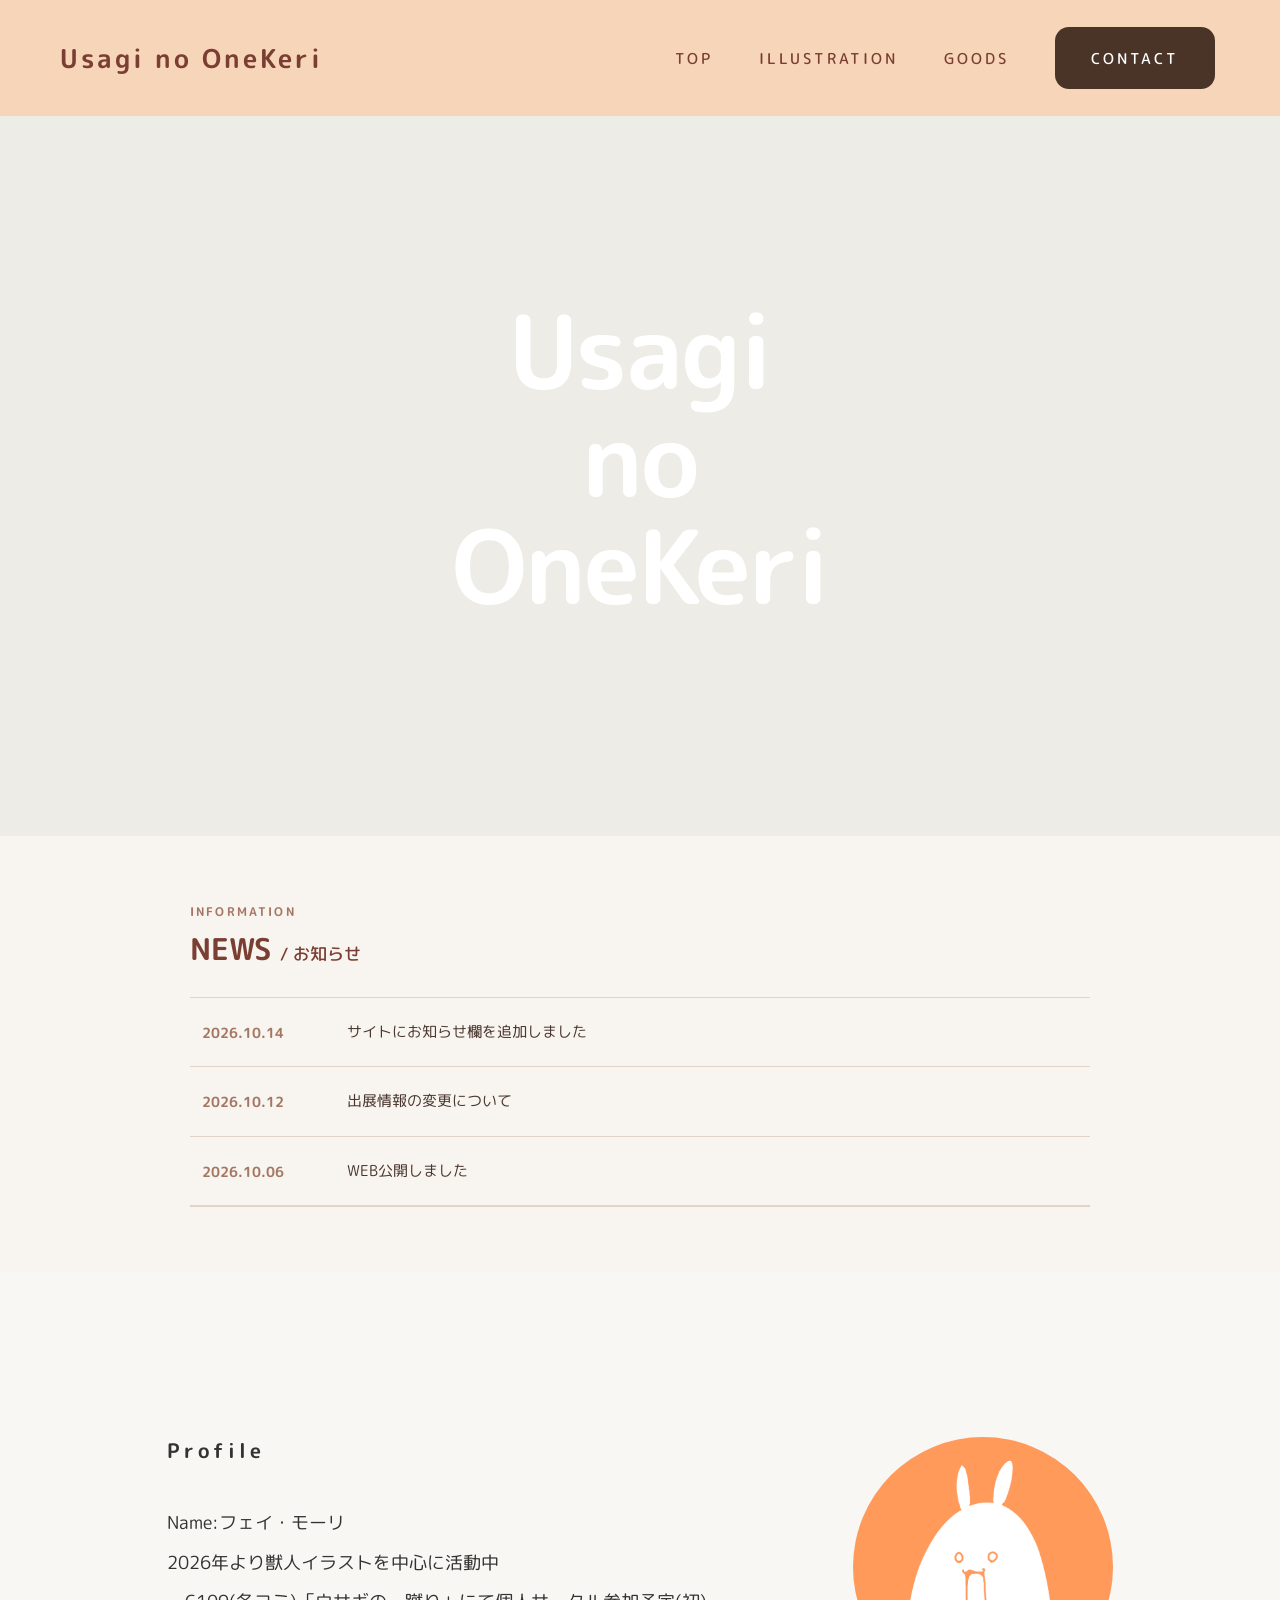
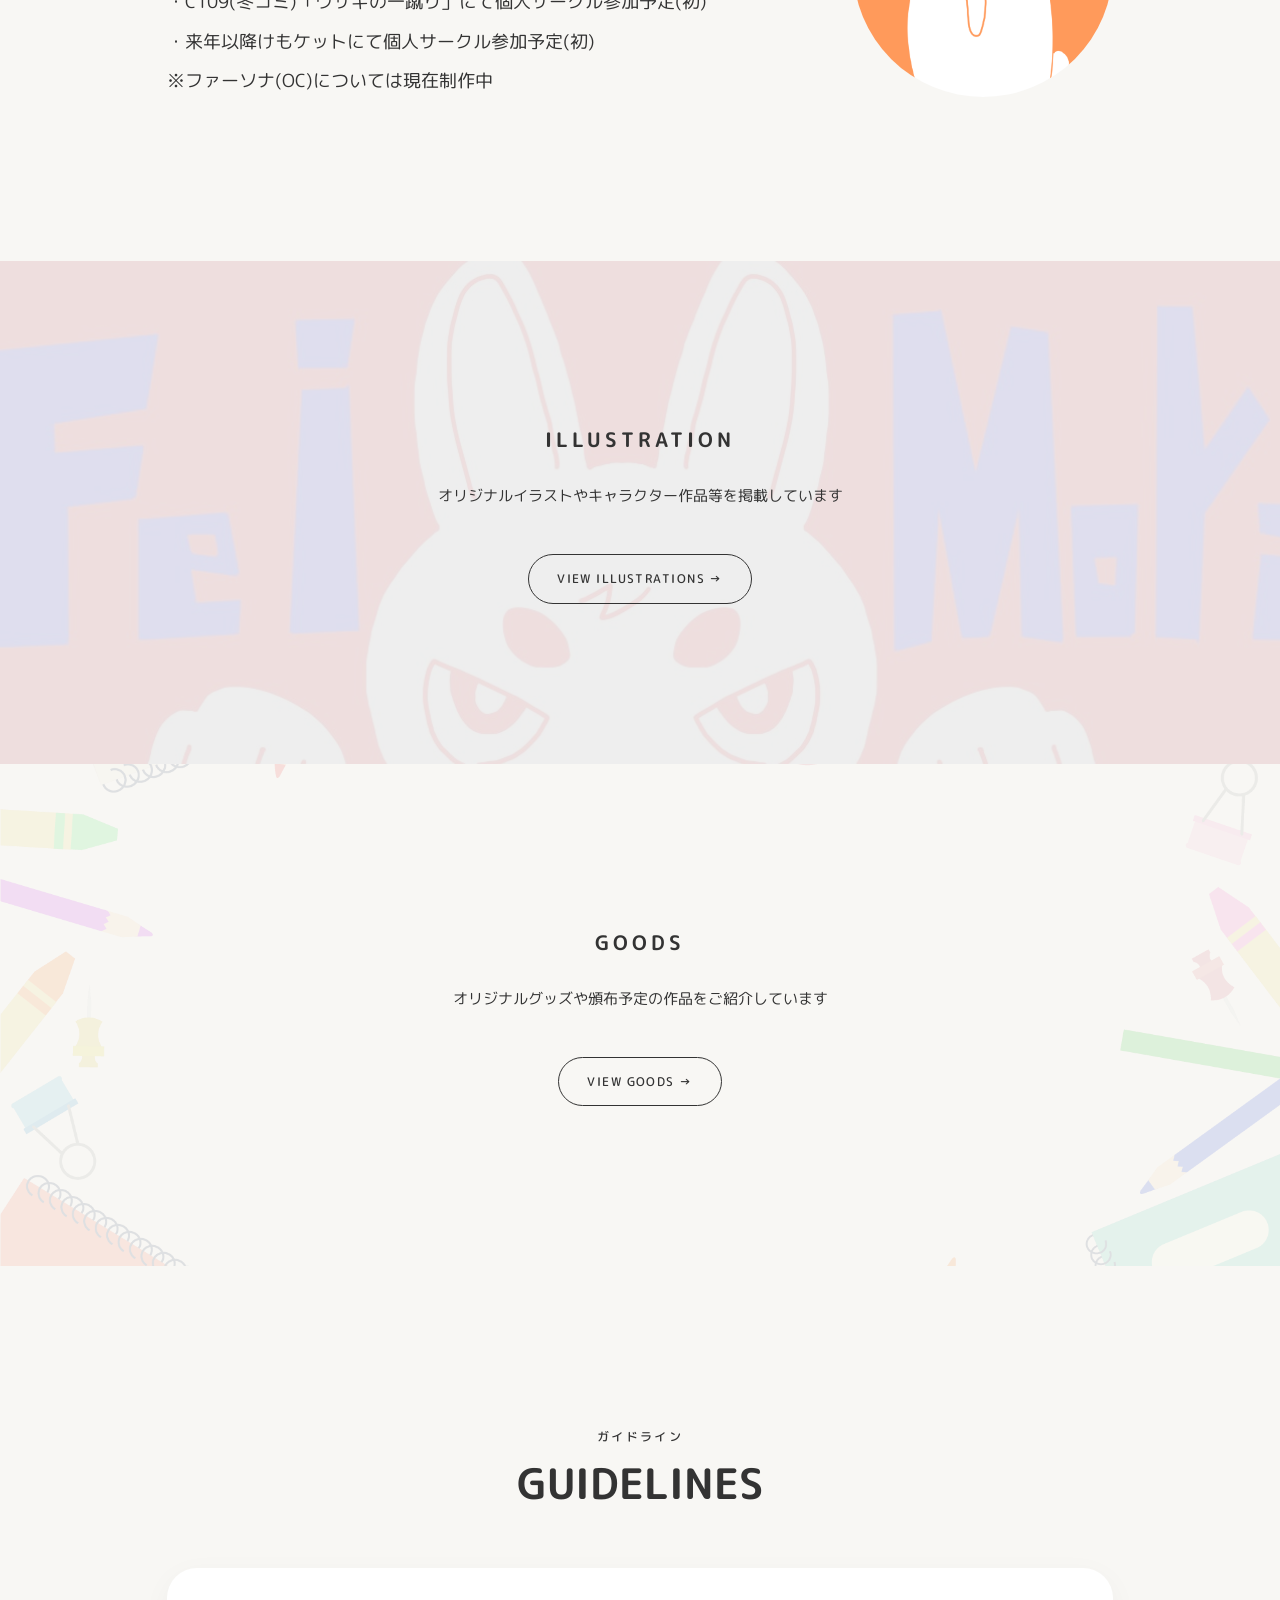
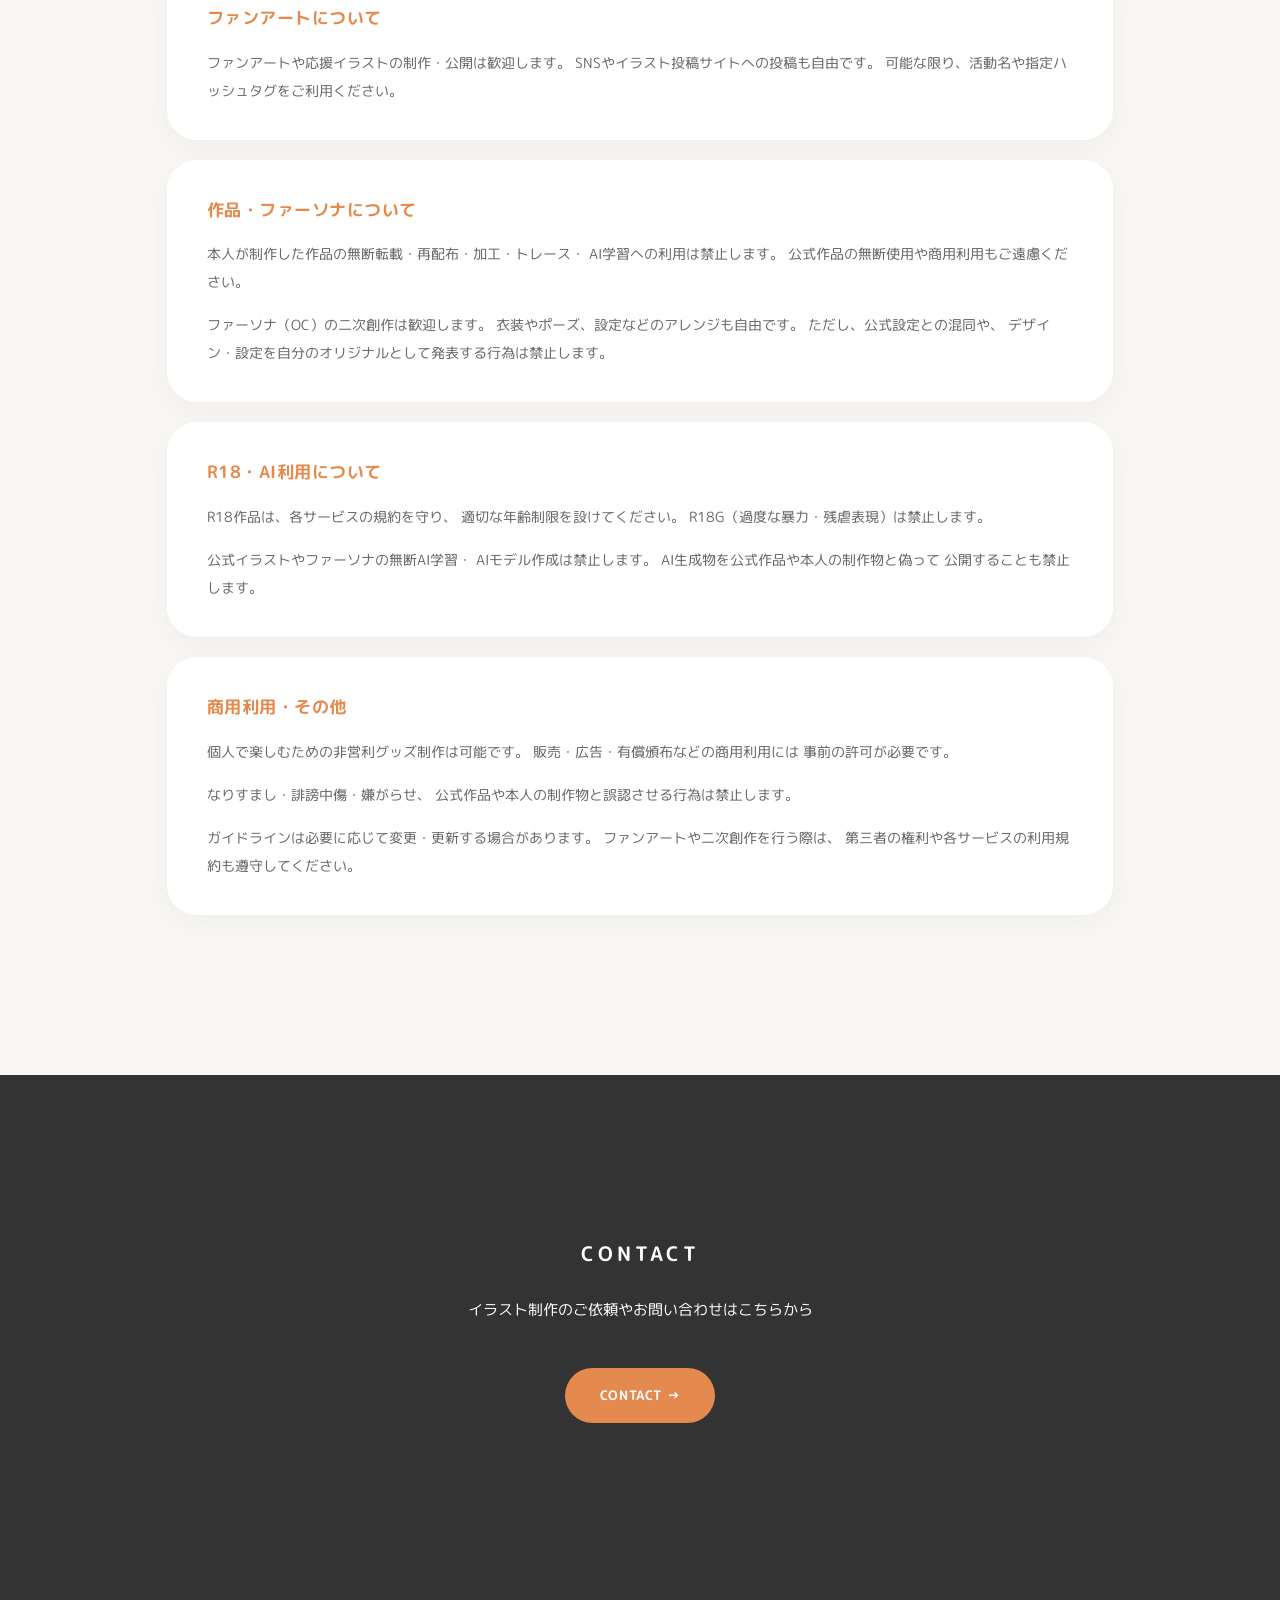
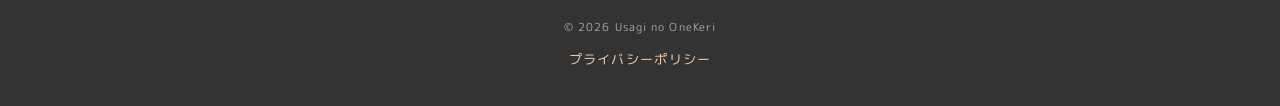
<file: index.html>
<!doctype html>
<html lang="ja">
  <head>
    <meta charset="UTF-8" />
    <meta name="viewport" content="width=device-width, initial-scale=1.0" />

    <title>Usagi no Onekeri | ウサギの一蹴り</title>
    
    <!-- Google Fonts -->
    <link rel="preconnect" href="https://fonts.googleapis.com" />
    <link rel="preconnect" href="https://fonts.gstatic.com" crossorigin />

    <link
      href="https://fonts.googleapis.com/css2?family=M+PLUS+Rounded+1c:wght@400;500;700&display=swap"
      rel="stylesheet"
    />

    <!-- CSS -->
    <link rel="stylesheet" href="css/style.css" />
  </head>

  <body>
    <!-- HEADER -->
    <header class="header">
      <div class="logo">
        <a href="index.html"> Usagi no OneKeri </a>
      </div>

      <!-- モバイル用ハンバーガーボタンを追加 -->
      <button class="hamburger" id="js-hamburger" aria-label="メニューを開く">
        <span></span>
        <span></span>
        <span></span>
      </button>

      <!-- navタグに id="js-nav" を追加 -->
      <nav id="js-nav">
        <ul>
          <li>
            <a href="index.html">TOP</a>
          </li>

          <li>
            <a href="illustration.html">ILLUSTRATION</a>
          </li>

          <li>
            <a href="goods.html">GOODS</a>
          </li>

          <li class="contact-button">
            <a href="contact.html">CONTACT</a>
          </li>
        </ul>
      </nav>
    </header>

    <!-- ページ最下部（</body>の直前）にJSを読み込み -->

    <!-- MAIN -->
    <main>
      <!-- TOP VISUAL -->
      <section class="top">
        <video class="top-video" autoplay muted loop playsinline>
          <source src="images/kusamura.mp4" type="video/mp4" />
        </video>
        <div class="top-content">
          <h1>
            Usagi<br />
            <span class="title-no">no</span><br />
            OneKeri
          </h1>
        </div>
      </section>

      <!-- NEWS / お知らせ -->
      <section class="news-section" id="news">
        <div class="news-inner">
          <p class="news-label">INFORMATION</p>
          <h2 class="news-title">NEWS <span>/ お知らせ</span></h2>

          <div class="news-list">
            <!-- お知らせ 1 -->
            <article class="news-item">
              <a
                href="https://x.com/feimmo20/status/2110279228210241676"
                target="_blank"
                rel="noopener noreferrer"
                class="news-link"
              >
                <time class="news-date" datetime="2026-10-14">
                  2026.10.14
                </time>
                <p class="news-text">サイトにお知らせ欄を追加しました</p>
              </a>
            </article>

            <!-- お知らせ 2 -->
            <article class="news-item">
              <a
                href="https://x.com/feimmo20/status/2109473404479037767"
                target="_blank"
                rel="noopener noreferrer"
                class="news-link"
              >
                <time class="news-date" datetime="2026-10-12">
                  2026.10.12
                </time>
                <p class="news-text">出展情報の変更について</p>
              </a>
            </article>

            <!-- お知らせ 3 -->
            <article class="news-item">
              <a
                href="https://x.com/feimmo20/status/2107439375336489226"
                target="_blank"
                rel="noopener noreferrer"
                class="news-link"
              >
                <time class="news-date" datetime="2026-10-06">
                  2026.10.06
                </time>
                <p class="news-text">WEB公開しました</p>
              </a>
            </article>
          </div>
        </div>
      </section>

      <section class="about">
        <div class="about-content">
          <div class="about-text">
            <h2>Profile</h2>

            <p>Name:フェイ・モーリ</p>
            <p>2026年より獣人イラストを中心に活動中</p>
            <p>・C109(冬コミ)「ウサギの一蹴り」にて個人サークル参加予定(初)</p>
            <p>・来年以降けもケットにて個人サークル参加予定(初)</p>
            <p>※ファーソナ(OC)については現在制作中</p>
          </div>

          <div class="about-icon">
            <img src="images/feilogo.png" alt="プロフィールアイコン" />
          </div>
        </div>
      </section>
      <!-- WORKS -->
      <section class="works-preview">
        <div class="works-content">
          <h2>ILLUSTRATION</h2>

          <p>オリジナルイラストやキャラクター作品等を掲載しています</p>

          <a href="illustration.html"> VIEW ILLUSTRATIONS → </a>
        </div>
      </section>

      <!-- GOODS -->
      <section class="goods-preview">
        <div class="goods-content">
          <h2>GOODS</h2>

          <p>オリジナルグッズや頒布予定の作品をご紹介しています</p>

          <a href="goods.html"> VIEW GOODS → </a>
        </div>
      </section>

      <!-- GUIDELINES -->
      <section class="guidelines">
        <div class="section-title">
          <p>ガイドライン</p>
          <h2>GUIDELINES</h2>
        </div>

        <div class="guidelines-content">
          <!-- ファンアート -->
          <div class="guideline-card">
            <h3>ファンアートについて</h3>

            <p>
              ファンアートや応援イラストの制作・公開は歓迎します。
              SNSやイラスト投稿サイトへの投稿も自由です。
              可能な限り、活動名や指定ハッシュタグをご利用ください。
            </p>
          </div>

          <!-- 作品・ファーソナ -->
          <div class="guideline-card">
            <h3>作品・ファーソナについて</h3>

            <p>
              本人が制作した作品の無断転載・再配布・加工・トレース・
              AI学習への利用は禁止します。
              公式作品の無断使用や商用利用もご遠慮ください。
            </p>

            <p>
              ファーソナ（OC）の二次創作は歓迎します。
              衣装やポーズ、設定などのアレンジも自由です。
              ただし、公式設定との混同や、
              デザイン・設定を自分のオリジナルとして発表する行為は禁止します。
            </p>
          </div>

          <!-- R18・AI -->
          <div class="guideline-card">
            <h3>R18・AI利用について</h3>

            <p>
              R18作品は、各サービスの規約を守り、
              適切な年齢制限を設けてください。
              R18G（過度な暴力・残虐表現）は禁止します。
            </p>

            <p>
              公式イラストやファーソナの無断AI学習・ AIモデル作成は禁止します。
              AI生成物を公式作品や本人の制作物と偽って
              公開することも禁止します。
            </p>
          </div>

          <!-- 商用利用・その他 -->
          <div class="guideline-card">
            <h3>商用利用・その他</h3>

            <p>
              個人で楽しむための非営利グッズ制作は可能です。
              販売・広告・有償頒布などの商用利用には 事前の許可が必要です。
            </p>

            <p>
              なりすまし・誹謗中傷・嫌がらせ、
              公式作品や本人の制作物と誤認させる行為は禁止します。
            </p>

            <p>
              ガイドラインは必要に応じて変更・更新する場合があります。
              ファンアートや二次創作を行う際は、
              第三者の権利や各サービスの利用規約も遵守してください。
            </p>
          </div>
        </div>
      </section>

      <!-- CONTACT -->
      <section class="contact-preview">
        <h2>CONTACT</h2>

        <p>イラスト制作のご依頼やお問い合わせはこちらから</p>

        <a href="contact.html" class="button"> CONTACT → </a>
      </section>
    </main>

    <!-- FOOTER -->

    <footer>
      <p>&copy; 2026 Usagi no OneKeri</p>

      <p class="privacy-link">
        <a href="privacy.html">プライバシーポリシー</a>
      </p>
    </footer>
    <!-- TOPへ戻るボタン -->
    <button id="pageTop" class="page-top">↑</button>

    <script>
      const pageTop = document.getElementById("pageTop");

      window.addEventListener("scroll", () => {
        if (window.scrollY > 500) {
          pageTop.classList.add("show");
        } else {
          pageTop.classList.remove("show");
        }
      });

      pageTop.addEventListener("click", () => {
        window.scrollTo({
          top: 0,
          behavior: "smooth",
        });
      });
    </script>
    <script src="js/main.js"></script>
  </body>
</html>
</file>
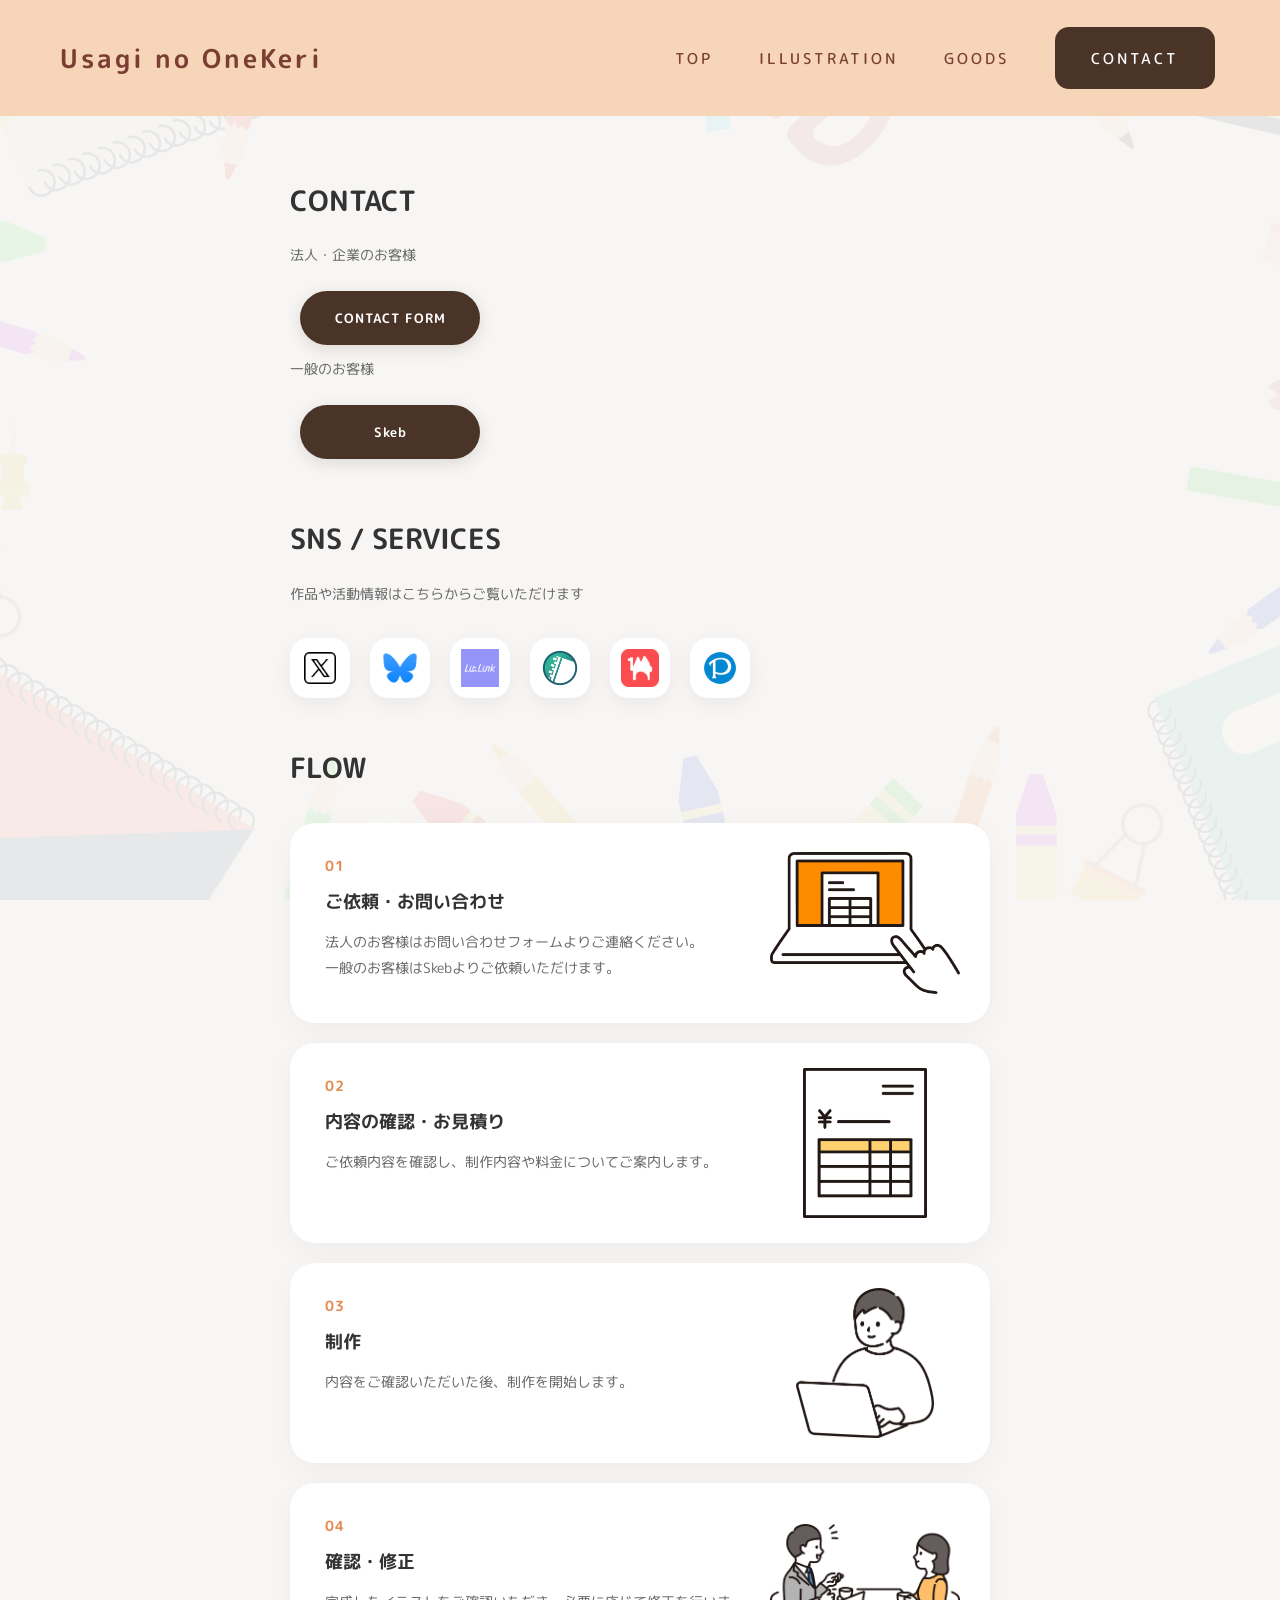
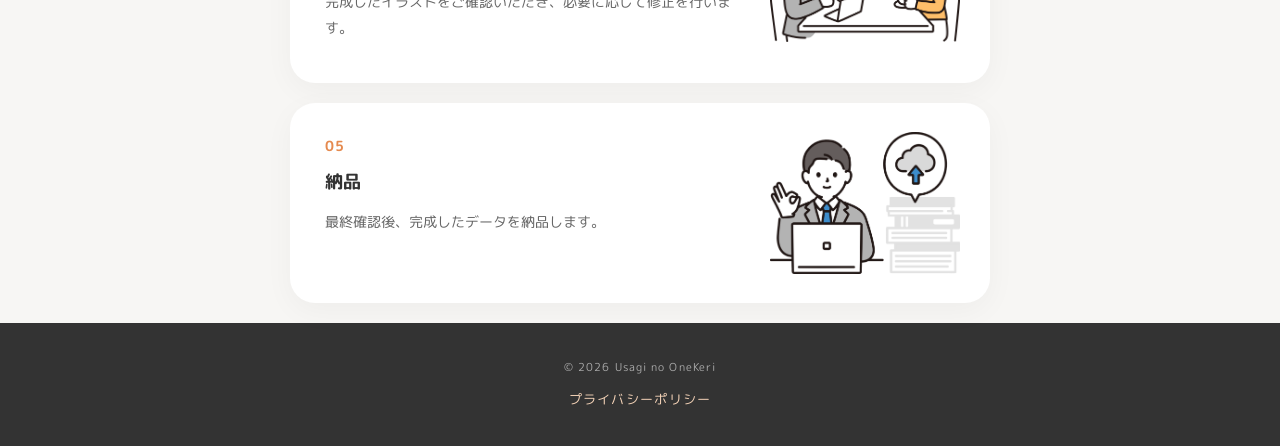
<file: contact.html>
<!doctype html>
<html lang="ja">
  <head>
    <meta charset="UTF-8" />
    <meta name="viewport" content="width=device-width, initial-scale=1.0" />

    <title>CONTACT</title>

    <meta
      name="description"
      content="イラスト制作のご依頼やお問い合わせはこちらから。"
    />

    <!-- Google Fonts -->
    <link rel="preconnect" href="https://fonts.googleapis.com" />
    <link rel="preconnect" href="https://fonts.gstatic.com" crossorigin />

    <link
      href="https://fonts.googleapis.com/css2?family=M+PLUS+Rounded+1c:wght@400;500;700&display=swap"
      rel="stylesheet"
    />

    <!-- CSS -->
    <link rel="stylesheet" href="css/style.css" />
  </head>

  <body>
    <!-- ==================== -->
    <!-- HEADER -->
    <!-- ==================== -->

    <header class="header">
      <div class="logo">
        <a href="index.html">Usagi no OneKeri</a>
      </div>

      <!-- HAMBURGER -->
      <button
        class="hamburger"
        id="hamburger"
        type="button"
        aria-label="メニューを開く"
      >
        <span></span>
        <span></span>
        <span></span>
      </button>

      <!-- NAVIGATION -->
      <nav id="nav">
        <ul>
          <li>
            <a href="index.html">TOP</a>
          </li>

          <li>
            <a href="illustration.html">ILLUSTRATION</a>
          </li>

          <li>
            <a href="goods.html">GOODS</a>
          </li>

          <li class="contact-button">
            <a href="contact.html">CONTACT</a>
          </li>
        </ul>
      </nav>
    </header>

    <!-- ==================== -->
    <!-- MAIN -->
    <!-- ==================== -->

    <main class="illustration-page">
      <!-- ==================== -->
      <!-- CONTACT CONTENT -->
      <!-- ==================== -->

      <section class="contact-page">
        <!-- ==================== -->
        <!-- EMAIL -->
        <!-- ==================== -->

        <div class="contact-item">
          <h2>CONTACT</h2>

          <div class="contact-buttons">
            <div class="contact-button-group">
              <p class="contact-button-label">法人・企業のお客様</p>
              
              <a
                href="https://docs.google.com/forms/d/e/1FAIpQLScLwTtO-ZGjK4aKKC263mmuqzqNlPX8O3rrCq0Bfp0DAjGbsg/viewform"
                class="button"
                target="_blank"
                rel="noopener noreferrer"
              >
                CONTACT FORM
              </a>
            </div>

            <div class="contact-button-group">
              <p class="contact-button-label">一般のお客様</p>
             
              <a
                href="https://skeb.jp/@feimmo20"
                class="button"
                target="_blank"
                rel="noopener noreferrer"
              >
                Skeb
              </a>
            </div>
          </div>
        </div>
        <!-- ==================== -->
        <!-- SNS -->
        <!-- ==================== -->

        <div class="contact-item">
          <h2>SNS / SERVICES</h2>

          <p>作品や活動情報はこちらからご覧いただけます</p>

          <ul class="social-links">
            <!-- X -->
            <li>
              <a
                href="https://x.com/feimmo20"
                target="_blank"
                rel="noopener noreferrer"
              >
                <img src="images/xlogo.png" alt="X" />
              </a>
            </li>

            <!-- Bluesky -->
            <li>
              <a
                href="https://bsky.app/profile/feimm.bsky.social"
                target="_blank"
                rel="noopener noreferrer"
              >
                <img src="images/blueskylogo.png" alt="Bluesky" />
              </a>
            </li>

            <!-- litlink -->
            <li>
              <a
                href="https://lit.link/feimm"
                target="_blank"
                rel="noopener noreferrer"
              >
                <img src="images/litlinklogo.png" alt="litlink" />
              </a>
            </li>

            <!-- Skeb -->
            <li>
              <a
                href="https://skeb.jp/@feimmo20"
                target="_blank"
                rel="noopener noreferrer"
              >
                <img src="images/skeblogo.png" alt="Skeb" />
              </a>
            </li>

            <!-- BOOTH -->
            <li>
              <a
                href="https://bny01keri.booth.pm/"
                target="_blank"
                rel="noopener noreferrer"
              >
                <img src="images/boothlogo.webp" alt="BOOTH" />
              </a>
            </li>

            <!-- pixiv -->
            <li>
              <a
                href="https://www.pixiv.net/users/129364401"
                target="_blank"
                rel="noopener noreferrer"
              >
                <img src="images/pixivlogo.png" alt="pixiv" />
              </a>
            </li>
          </ul>
        </div>

        <!-- ==================== -->
        <!-- REQUEST -->
        <!-- ==================== -->
        <div class="contact-item">
          <h2>FLOW</h2>

          <div class="request-flow">
            <div class="flow-item">
              <img
                src="images/contact01.png"
                alt="ご依頼・お問い合わせ"
                class="flow-image"
              />
              <span>01</span>
              <h3>ご依頼・お問い合わせ</h3>
              <p>法人のお客様はお問い合わせフォームよりご連絡ください。</p>
              <p>一般のお客様はSkebよりご依頼いただけます。</p>
            </div>

            <div class="flow-item">
              <img
                src="images/contact02.png"
                alt="内容の確認・お見積り"
                class="flow-image"
              />
              <span>02</span>
              <h3>内容の確認・お見積り</h3>
              <p>ご依頼内容を確認し、制作内容や料金についてご案内します。</p>
            </div>

            <div class="flow-item">
              <img src="images/contact03.png" alt="制作" class="flow-image" />
              <span>03</span>
              <h3>制作</h3>
              <p>内容をご確認いただいた後、制作を開始します。</p>
            </div>

            <div class="flow-item">
              <img
                src="images/contact04.png"
                alt="確認・修正"
                class="flow-image"
              />
              <span>04</span>
              <h3>確認・修正</h3>
              <p>
                完成したイラストをご確認いただき、必要に応じて修正を行います。
              </p>
            </div>

            <div class="flow-item">
              <img src="images/contact05.png" alt="納品" class="flow-image" />
              <span>05</span>
              <h3>納品</h3>
              <p>最終確認後、完成したデータを納品します。</p>
            </div>
          </div>
        </div>
      </section>
    </main>

    <!-- ==================== -->
    <!-- FOOTER -->
    <!-- ==================== -->

    <footer>
      <p>&copy; 2026 Usagi no OneKeri</p>

      <p class="privacy-link">
        <a href="privacy.html">プライバシーポリシー</a>
      </p>
    </footer>

    <!-- TOPへ戻るボタン -->
    <button id="pageTop" class="page-top">↑</button>

    <script>
      const pageTop = document.getElementById("pageTop");

      window.addEventListener("scroll", () => {
        if (window.scrollY > 500) {
          pageTop.classList.add("show");
        } else {
          pageTop.classList.remove("show");
        }
      });

      pageTop.addEventListener("click", () => {
        window.scrollTo({
          top: 0,
          behavior: "smooth",
        });
      });
    </script>
    <script>
      const flowItems = document.querySelectorAll(".flow-item");

      const flowObserver = new IntersectionObserver(
        (entries) => {
          entries.forEach((entry) => {
            if (entry.isIntersecting) {
              entry.target.classList.add("show");
              flowObserver.unobserve(entry.target);
            }
          });
        },
        {
          threshold: 0.2,
        },
      );

      flowItems.forEach((item) => {
        flowObserver.observe(item);
      });
    </script>
    <script>
      // ====================
      // HAMBURGER MENU
      // ====================

      const hamburger = document.getElementById("hamburger");
      const nav = document.getElementById("nav");

      hamburger.addEventListener("click", () => {
        hamburger.classList.toggle("is-active");
        nav.classList.toggle("is-active");
      });
    </script>
  </body>
</html>
</file>
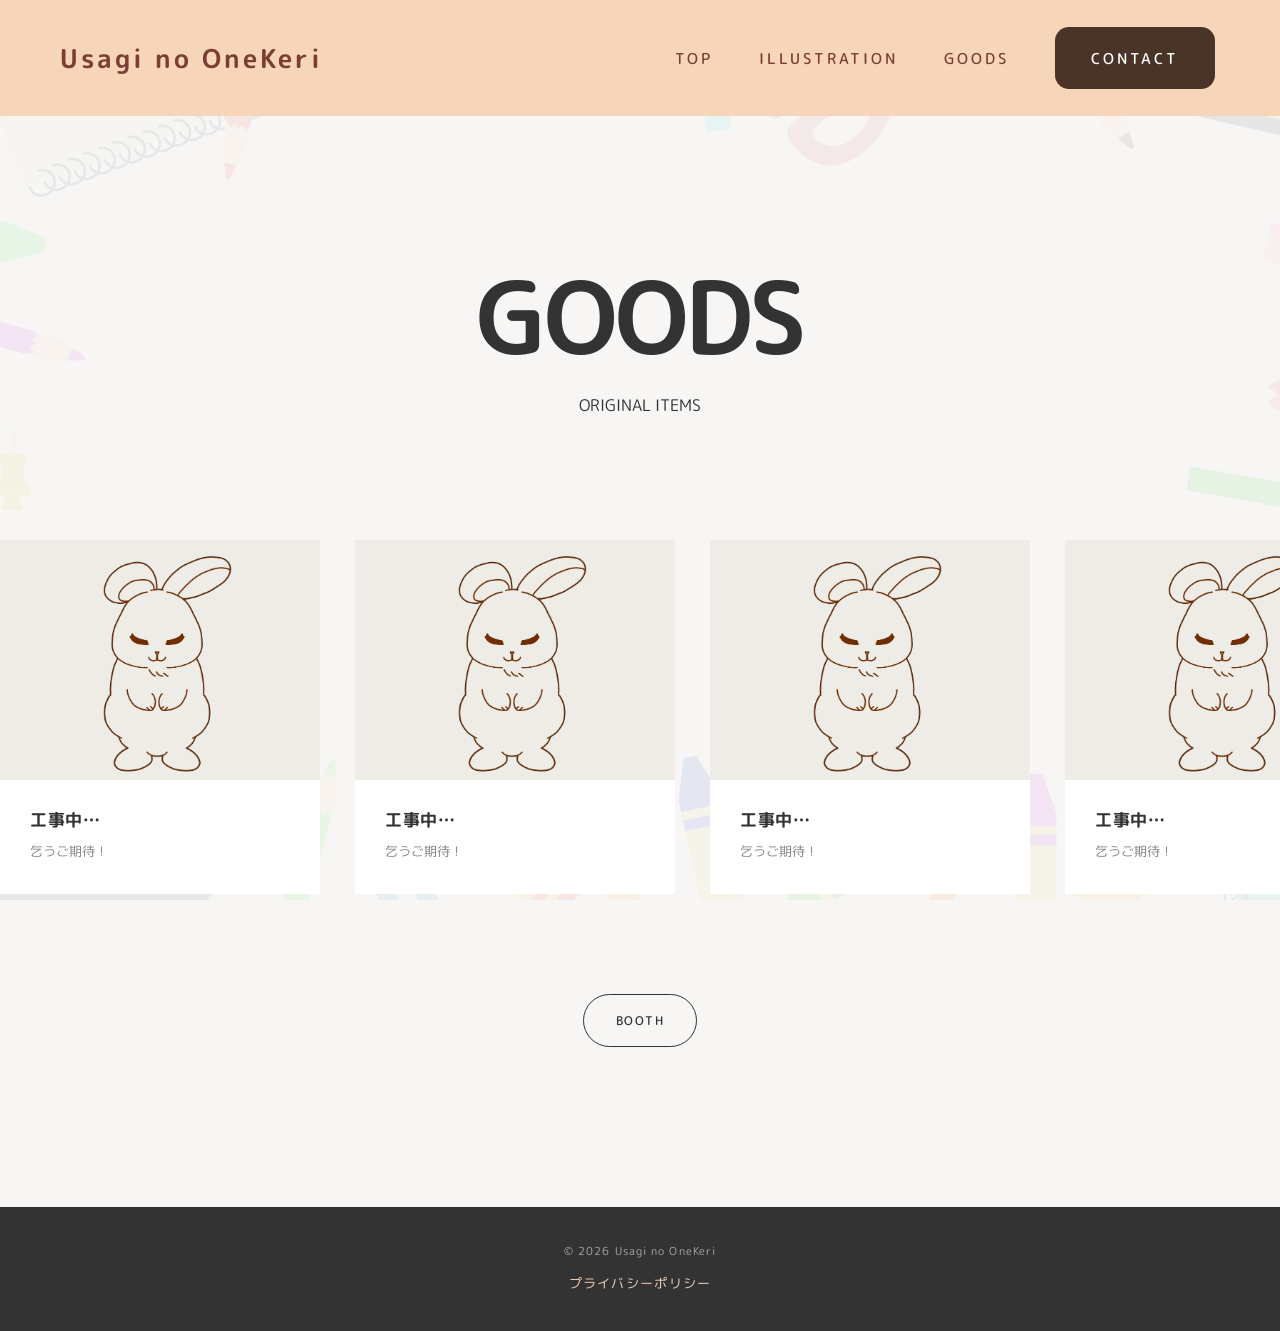
<file: goods.html>
<!doctype html>
<html lang="ja">
  <head>
    <meta charset="UTF-8" />
    <meta name="viewport" content="width=device-width, initial-scale=1.0" />

    <title>GOODS | Usagi no OneKeri</title>

    <meta
      name="description"
      content="イラストを使用したオリジナルグッズをご紹介しています。"
    />

    <!-- Google Fonts -->
    <link rel="preconnect" href="https://fonts.googleapis.com" />
    <link rel="preconnect" href="https://fonts.gstatic.com" crossorigin />

    <link
      href="https://fonts.googleapis.com/css2?family=M+PLUS+Rounded+1c:wght@400;500;700&display=swap"
      rel="stylesheet"
    />

    <!-- CSS -->
    <link rel="stylesheet" href="css/style.css" />
  </head>

  <body>
    <!-- =========================
     HEADER
========================= -->
    <header class="header">
      <div class="logo">
        <a href="index.html">Usagi no OneKeri</a>
      </div>

      <!-- HAMBURGER -->
      <button
        class="hamburger"
        id="hamburger"
        type="button"
        aria-label="メニューを開く"
      >
        <span></span>
        <span></span>
        <span></span>
      </button>

      <!-- NAVIGATION -->
      <nav id="nav">
        <ul>
          <li>
            <a href="index.html">TOP</a>
          </li>

          <li>
            <a href="illustration.html">ILLUSTRATION</a>
          </li>

          <li>
            <a href="goods.html">GOODS</a>
          </li>

          <li class="contact-button">
            <a href="contact.html">CONTACT</a>
          </li>
        </ul>
      </nav>
    </header>

    <!-- =========================
         GOODS
    ========================= -->
    <main class="goods-page">
      <!-- PAGE TITLE -->
      <section class="page-title">
        <h1>GOODS</h1>

        <p>ORIGINAL ITEMS</p>
      </section>

      <!-- GOODS LIST -->
      <section class="goods-list">
        <!-- GOODS SLIDER -->
        <div class="goods-slider">
          <div class="goods-track">
            <!-- =========================
                 GOODS SET 01
            ========================= -->
            <div class="goods-set">
              <!-- GOODS 01 -->
              <article class="goods-item">
                <div class="goods-image">
                  <img src="images/koujilogo.png" alt="ウサギの一蹴り" />
                </div>

                <div class="goods-info">
                  <h2>工事中…</h2>
                  <p>乞うご期待！</p>
                </div>
              </article>

              <!-- GOODS 02 -->
              <article class="goods-item">
                <div class="goods-image">
                  <img src="images/koujilogo.png" alt="ウサギの一蹴り" />
                </div>

                <div class="goods-info">
                  <h2>工事中…</h2>
                  <p>乞うご期待！</p>
                </div>
              </article>

              <!-- GOODS 03 -->
              <article class="goods-item">
                <div class="goods-image">
                  <img src="images/koujilogo.png" alt="ウサギの一蹴り" />
                </div>

                <div class="goods-info">
                  <h2>工事中…</h2>
                  <p>乞うご期待！</p>
                </div>
              </article>

              <!-- GOODS 04 -->
              <article class="goods-item">
                <div class="goods-image">
                  <img src="images/koujilogo.png" alt="ウサギの一蹴り" />
                </div>

                <div class="goods-info">
                  <h2>工事中…</h2>
                  <p>乞うご期待！</p>
                </div>
              </article>
            </div>

            <!-- =========================
                 GOODS SET 02
                 LOOP
            ========================= -->
            <div class="goods-set" aria-hidden="true">
              <!-- GOODS 01 -->
              <article class="goods-item">
                <div class="goods-image">
                  <img src="images/koujilogo.png" alt="ウサギの一蹴り" />
                </div>

                <div class="goods-info">
                  <h2>工事中…</h2>
                  <p>乞うご期待！</p>
                </div>
              </article>

              <!-- GOODS 02 -->
              <article class="goods-item">
                <div class="goods-image">
                  <img src="images/koujilogo.png" alt="ウサギの一蹴り" />
                </div>

                <div class="goods-info">
                  <h2>工事中…</h2>
                  <p>乞うご期待！</p>
                </div>
              </article>

              <!-- GOODS 03 -->
              <article class="goods-item">
                <div class="goods-image">
                  <img src="images/koujilogo.png" alt="ウサギの一蹴り" />
                </div>

                <div class="goods-info">
                  <h2>工事中…</h2>
                  <p>乞うご期待！</p>
                </div>
              </article>

              <!-- GOODS 04 -->
              <article class="goods-item">
                <div class="goods-image">
                  <img src="images/koujilogo.png" alt="ウサギの一蹴り" />
                </div>

                <div class="goods-info">
                  <h2>工事中…</h2>
                  <p>乞うご期待！</p>
                </div>
              </article>
            </div>
          </div>
        </div>

        <!-- =========================
             ONLINE SHOP
        ========================= -->
        <div class="goods-shop">
          <a
            href="https://bny01keri.booth.pm/"
            target="_blank"
            rel="noopener noreferrer"
          >
            BOOTH
          </a>
        </div>
      </section>
    </main>

    <!-- =========================
         FOOTER
    ========================= -->
    <footer>
      <p>&copy; 2026 Usagi no OneKeri</p>

      <p class="privacy-link">
        <a href="privacy.html">プライバシーポリシー</a>
      </p>
    </footer>

    <script>
      // ====================
      // HAMBURGER MENU
      // ====================

      const hamburger = document.getElementById("hamburger");
      const nav = document.getElementById("nav");

      hamburger.addEventListener("click", () => {
        hamburger.classList.toggle("is-active");
        nav.classList.toggle("is-active");
      });
    </script>
  </body>
</html>
</file>
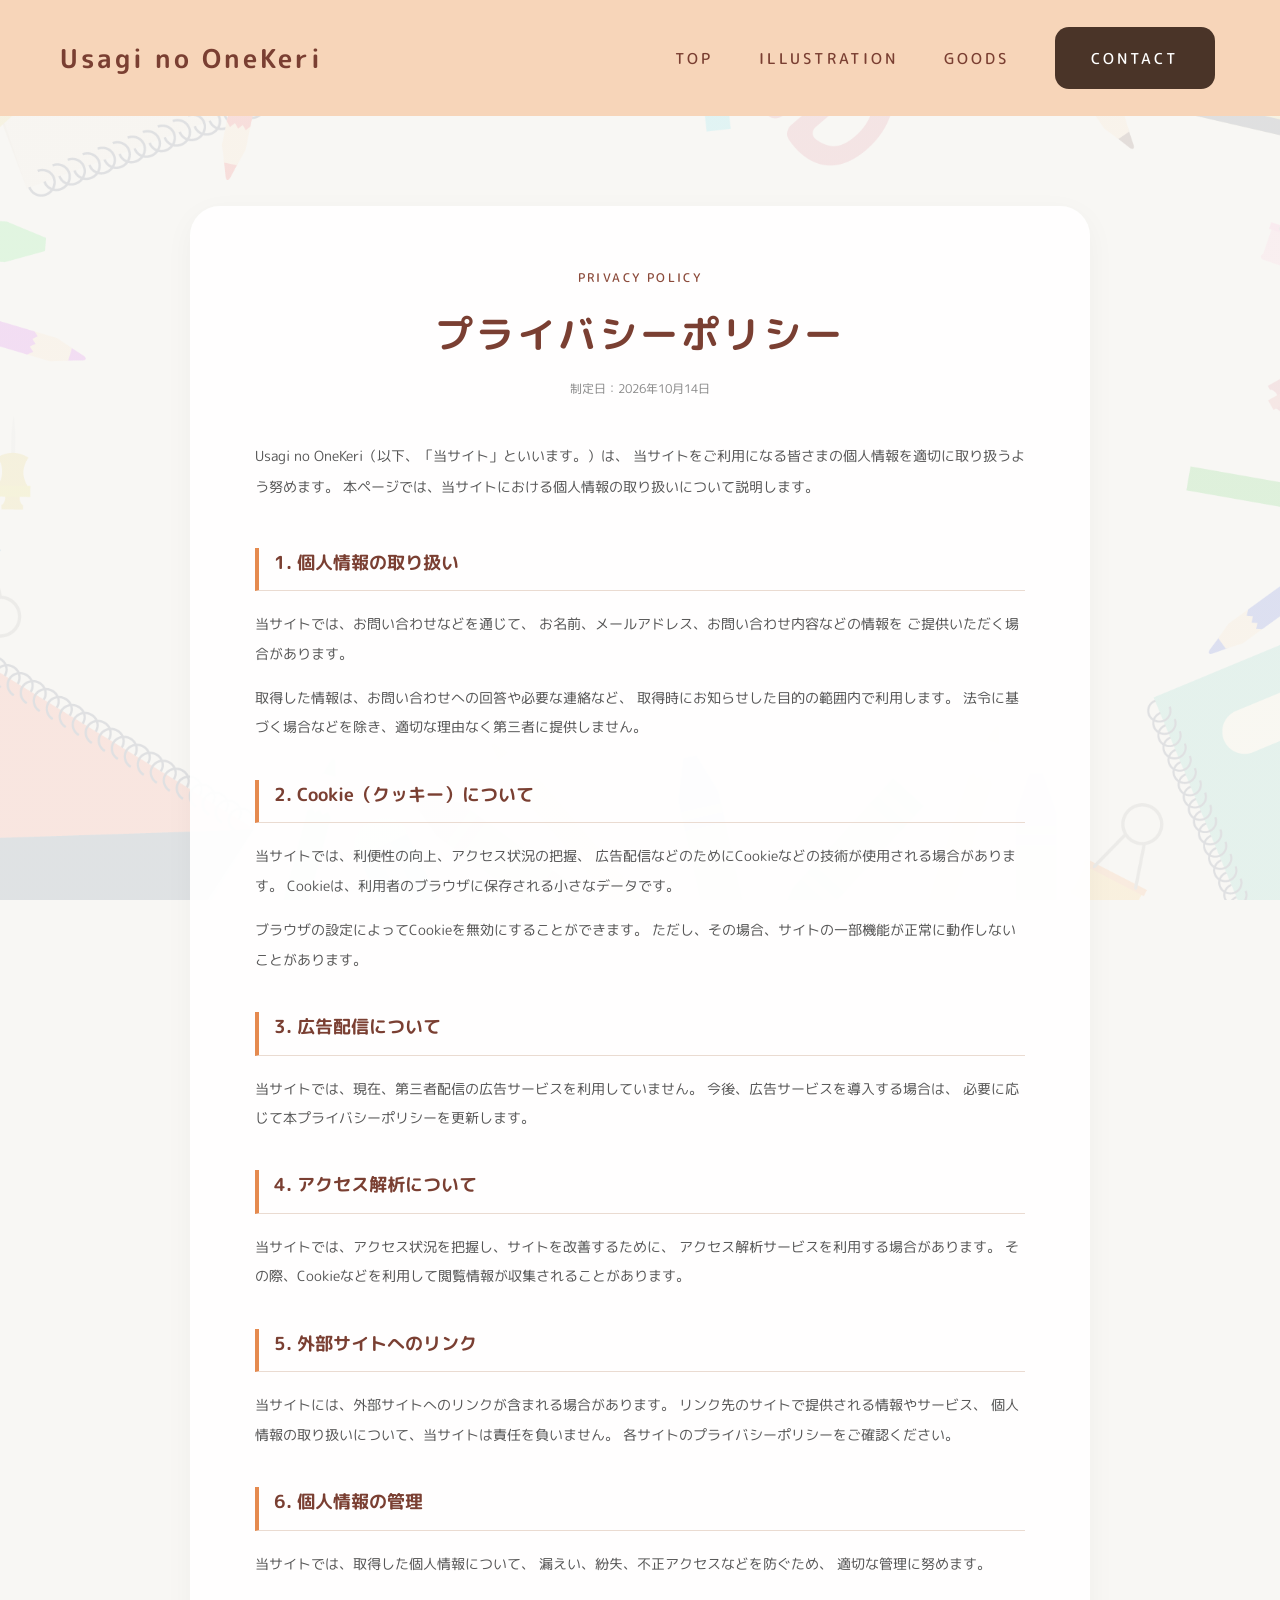
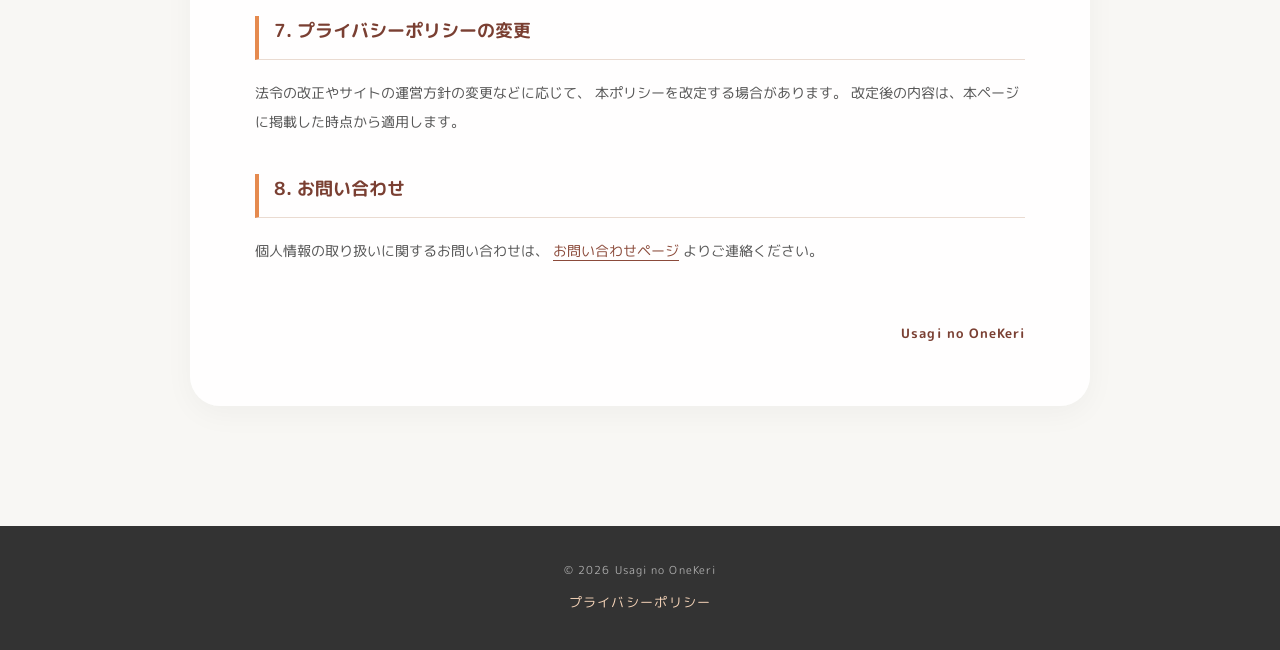
<file: privacy.html>
<!doctype html>
<html lang="ja">
  <head>
    <meta charset="UTF-8" />
    <meta name="viewport" content="width=device-width, initial-scale=1.0" />

    <title>プライバシーポリシー | Usagi no OneKeri</title>

    <meta
      name="description"
      content="Usagi no OneKeriのプライバシーポリシーです。個人情報の取り扱い、Cookie、広告配信について説明します。"
    />

    <!-- Google Fonts -->
    <link rel="preconnect" href="https://fonts.googleapis.com" />
    <link rel="preconnect" href="https://fonts.gstatic.com" crossorigin />
    <link
      href="https://fonts.googleapis.com/css2?family=M+PLUS+Rounded+1c:wght@400;500;700&display=swap"
      rel="stylesheet"
    />

    <!-- 既存サイトのCSS -->
    <link rel="stylesheet" href="css/style.css" />

    <!-- プライバシーポリシー専用CSS -->
    <style>
      /* =========================
       PRIVACY PAGE
    ========================= */

      .privacy-page {
        position: relative;
        width: 100%;
        min-height: 80vh;
        padding: 90px 6% 120px;
        background-image:
          linear-gradient(rgba(248, 247, 244, 0.88), rgba(248, 247, 244, 0.88)),
          url("images/gazai.png");
        background-size: cover;
        background-position: center;
        background-repeat: no-repeat;
        background-attachment: fixed;
      }

      .privacy-content {
        position: relative;
        z-index: 2;
        width: 100%;
        max-width: 900px;
        margin: 0 auto;
        padding: 60px 65px;
        background: rgba(255, 255, 255, 0.94);
        border-radius: 30px;
        box-shadow: 0 8px 30px rgba(0, 0, 0, 0.04);
        line-height: 2;
        overflow-wrap: anywhere;
      }

      /* ページタイトル */

      .privacy-heading {
        margin-bottom: 15px;
        color: #7a3f32;
        font-size: clamp(28px, 4vw, 38px);
        font-weight: 700;
        line-height: 1.5;
        letter-spacing: 0.08em;
        text-align: center;
      }

      .privacy-subtitle {
        margin-bottom: 15px;
        color: #8b4a3a;
        font-size: 12px;
        font-weight: 500;
        letter-spacing: 0.2em;
        text-align: center;
      }

      .privacy-updated {
        margin-bottom: 40px;
        color: #888;
        font-size: 12px;
        text-align: center;
      }

      .privacy-intro {
        margin-bottom: 45px;
        color: #555;
        font-size: 14px;
        line-height: 2.2;
      }

      /* 各項目 */

      .privacy-section {
        margin-top: 38px;
      }

      .privacy-section h2 {
        margin-bottom: 18px;
        padding: 0 0 12px 15px;
        border-bottom: 1px solid #eadbd1;
        border-left: 4px solid #e58a4f;
        color: #7a3f32;
        font-size: 18px;
        font-weight: 700;
        line-height: 1.7;
      }

      .privacy-section p {
        margin-bottom: 15px;
        color: #555;
        font-size: 14px;
        line-height: 2.1;
      }

      .privacy-section p:last-child {
        margin-bottom: 0;
      }

      .privacy-section a {
        color: #8b4a3a;
        text-decoration: underline;
        text-decoration-thickness: 1px;
        text-underline-offset: 4px;
        overflow-wrap: anywhere;
        transition: opacity 0.3s ease;
      }

      .privacy-section a:hover {
        opacity: 0.65;
      }

      .privacy-signature {
        margin-top: 55px;
        color: #7a3f32;
        font-size: 13px;
        font-weight: 700;
        letter-spacing: 0.08em;
        text-align: right;
      }

      /* =========================
       MOBILE
    ========================= */

      @media screen and (max-width: 768px) {
        .privacy-page {
          padding: 65px 6% 80px;
          background-attachment: scroll;
        }

        .privacy-content {
          padding: 40px 30px;
          border-radius: 24px;
        }

        .privacy-heading {
          font-size: 28px;
        }

        .privacy-updated {
          margin-bottom: 30px;
        }

        .privacy-intro {
          margin-bottom: 35px;
          font-size: 14px;
        }

        .privacy-section {
          margin-top: 32px;
        }

        .privacy-section h2 {
          font-size: 16px;
        }

        .privacy-section p {
          font-size: 13px;
        }
      }

      /* =========================
       SMALL MOBILE
    ========================= */

      @media screen and (max-width: 430px) {
        .privacy-page {
          padding: 40px 16px 60px;
        }

        .privacy-content {
          padding: 30px 20px;
          border-radius: 20px;
        }

        .privacy-heading {
          font-size: 24px;
          letter-spacing: 0.04em;
        }

        .privacy-subtitle {
          font-size: 10px;
        }

        .privacy-updated {
          margin-bottom: 25px;
          font-size: 11px;
        }

        .privacy-intro {
          font-size: 13px;
          line-height: 2;
        }

        .privacy-section {
          margin-top: 28px;
        }

        .privacy-section h2 {
          padding-left: 10px;
          font-size: 15px;
        }

        .privacy-section p {
          font-size: 13px;
          line-height: 2;
        }

        .privacy-signature {
          margin-top: 40px;
          font-size: 12px;
        }
      }

      @media screen and (max-width: 375px) {
        .privacy-content {
          padding: 25px 16px;
        }

        .privacy-heading {
          font-size: 22px;
        }

        .privacy-section h2 {
          font-size: 14px;
        }

        .privacy-section p {
          font-size: 12px;
        }
      }
    </style>
  </head>

  <body>
    <!-- HEADER -->
    <header class="header">
      <div class="logo">
        <a href="index.html">Usagi no OneKeri</a>
      </div>

      <button
        class="hamburger"
        id="hamburger"
        type="button"
        aria-label="メニューを開く"
        aria-expanded="false"
        aria-controls="nav-menu"
      >
        <span></span>
        <span></span>
        <span></span>
      </button>

      <nav id="nav-menu" aria-label="メインナビゲーション">
        <ul>
          <li><a href="index.html">TOP</a></li>
          <li><a href="illustration.html">ILLUSTRATION</a></li>
          <li><a href="goods.html">GOODS</a></li>
          <li class="contact-button">
            <a href="contact.html">CONTACT</a>
          </li>
        </ul>
      </nav>
    </header>

    <!-- PRIVACY POLICY -->
    <main class="privacy-page">
      <article class="privacy-content">
        <p class="privacy-subtitle">PRIVACY POLICY</p>

        <h1 class="privacy-heading">プライバシーポリシー</h1>

        <p class="privacy-updated">制定日：2026年10月14日</p>

        <p class="privacy-intro">
          Usagi no OneKeri（以下、「当サイト」といいます。）は、
          当サイトをご利用になる皆さまの個人情報を適切に取り扱うよう努めます。
          本ページでは、当サイトにおける個人情報の取り扱いについて説明します。
        </p>

        <section class="privacy-section">
          <h2>1. 個人情報の取り扱い</h2>

          <p>
            当サイトでは、お問い合わせなどを通じて、
            お名前、メールアドレス、お問い合わせ内容などの情報を
            ご提供いただく場合があります。
          </p>

          <p>
            取得した情報は、お問い合わせへの回答や必要な連絡など、
            取得時にお知らせした目的の範囲内で利用します。
            法令に基づく場合などを除き、適切な理由なく第三者に提供しません。
          </p>
        </section>

        <section class="privacy-section">
          <h2>2. Cookie（クッキー）について</h2>

          <p>
            当サイトでは、利便性の向上、アクセス状況の把握、
            広告配信などのためにCookieなどの技術が使用される場合があります。
            Cookieは、利用者のブラウザに保存される小さなデータです。
          </p>

          <p>
            ブラウザの設定によってCookieを無効にすることができます。
            ただし、その場合、サイトの一部機能が正常に動作しないことがあります。
          </p>
        </section>

        <section class="privacy-section">
          <h2>3. 広告配信について</h2>

          <p>
            当サイトでは、現在、第三者配信の広告サービスを利用していません。
            今後、広告サービスを導入する場合は、
            必要に応じて本プライバシーポリシーを更新します。
          </p>
        </section>

        <section class="privacy-section">
          <h2>4. アクセス解析について</h2>

          <p>
            当サイトでは、アクセス状況を把握し、サイトを改善するために、
            アクセス解析サービスを利用する場合があります。
            その際、Cookieなどを利用して閲覧情報が収集されることがあります。
          </p>
        </section>

        <section class="privacy-section">
          <h2>5. 外部サイトへのリンク</h2>

          <p>
            当サイトには、外部サイトへのリンクが含まれる場合があります。
            リンク先のサイトで提供される情報やサービス、
            個人情報の取り扱いについて、当サイトは責任を負いません。
            各サイトのプライバシーポリシーをご確認ください。
          </p>
        </section>

        <section class="privacy-section">
          <h2>6. 個人情報の管理</h2>

          <p>
            当サイトでは、取得した個人情報について、
            漏えい、紛失、不正アクセスなどを防ぐため、 適切な管理に努めます。
          </p>
        </section>

        <section class="privacy-section">
          <h2>7. プライバシーポリシーの変更</h2>

          <p>
            法令の改正やサイトの運営方針の変更などに応じて、
            本ポリシーを改定する場合があります。
            改定後の内容は、本ページに掲載した時点から適用します。
          </p>
        </section>

        <section class="privacy-section">
          <h2>8. お問い合わせ</h2>

          <p>
            個人情報の取り扱いに関するお問い合わせは、
            <a href="contact.html">お問い合わせページ</a>
            よりご連絡ください。
          </p>
        </section>

        <p class="privacy-signature">Usagi no OneKeri</p>
      </article>
    </main>

    <!-- FOOTER -->
    <footer>
      <p>&copy; 2026 Usagi no OneKeri</p>

      <p class="privacy-link">
        <a href="privacy.html">プライバシーポリシー</a>
      </p>
    </footer>

    <!-- ページトップへ戻るボタン -->
    <button
      id="pageTop"
      class="page-top"
      type="button"
      aria-label="ページの先頭へ戻る"
    >
      ↑
    </button>

    <!-- 既存サイトのJavaScript -->
    <script src="js/main.js" defer></script>
  </body>
</html>
</file>
<file: css/style.css>
/* =========================================================
   Usagi no OneKeri - style.css
   整理版：見た目・レイアウトを維持しつつ重複を整理
========================================================= */

/* =========================
   RESET
========================= */

* {
  margin: 0;
  padding: 0;
  box-sizing: border-box;
}

html {
  scroll-behavior: smooth;
}

body {
  font-family: "M PLUS Rounded 1c", sans-serif;
  color: #333;
  background: #f8f7f4;
  line-height: 1.8;
  -webkit-font-smoothing: antialiased;

  /* ページ全体を画面の高さまで使う */
  min-height: 100vh;
  display: flex;
  flex-direction: column;
}

main {
  flex: 1;
}

img {
  display: block;
  width: 100%;
  max-width: 100%;
  height: auto;
}

a {
  color: inherit;
  text-decoration: none;
}

section {
  width: 100%;
}

/* =========================
   HEADER
========================= */

.header {
  height: 116px;
  padding: 0 65px 0 60px;
  display: flex;
  align-items: center;
  justify-content: space-between;
  background-color: #f7d5b9;
  position: relative;
  z-index: 100;
}

.logo a {
  color: #7a3f32;
  font-size: 26px;
  font-weight: 600;
  letter-spacing: 3px;
}

.header nav ul {
  display: flex;
  align-items: center;
  gap: 46px;
  margin: 0;
  padding: 0;
  list-style: none;
}

.header nav ul li a {
  color: #7a3f32;
  font-weight: 500;
  letter-spacing: 3px;
}

nav ul {
  list-style: none;
}

nav a {
  position: relative;
  font-size: 15px;
  font-weight: 500;
  letter-spacing: 0.12em;
  transition: opacity 0.3s ease;
}

nav a::after {
  content: "";
  position: absolute;
  left: 0;
  bottom: -7px;
  width: 0;
  height: 2px;
  background: #333;
  border-radius: 10px;
  transition: width 0.3s ease;
}

nav a:hover {
  opacity: 0.6;
}

nav a:hover::after {
  width: 100%;
}

/* CONTACTボタン */

.contact-button {
  border: none !important;
}

.contact-button::after,
.contact-button a::after {
  display: none !important;
  content: none !important;
}

.contact-button a {
  display: flex;
  align-items: center;
  justify-content: center;
  min-width: 160px;
  height: 62px;
  padding: 0 26px;
  background-color: #4a3428;
  color: #fff !important;
  border: none !important;
  border-radius: 14px;
  text-decoration: none !important;
  letter-spacing: 3px;
  transition: background-color 0.3s ease;
}

.contact-button a:hover {
  background-color: #624638;
  border: none !important;
  text-decoration: none !important;
}

/* =========================
   HAMBURGER
========================= */

.hamburger {
  display: none;
}

/* =========================
   TOP VISUAL
========================= */

.top {
  position: relative;
  width: 100%;
  min-height: 720px;
  padding: 100px 6%;
  display: flex;
  align-items: center;
  justify-content: center;
  overflow: hidden;
  background: #eeece6;
}

.top-video {
  position: absolute;
  inset: 0;
  width: 100%;
  height: 100%;
  object-fit: cover;
  z-index: 0;
}

.top-content {
  position: relative;
  z-index: 1;
  width: 100%;
  max-width: 1100px;
  text-align: center;
}

.top-content p:first-child {
  margin-bottom: 30px;
  font-size: 12px;
  font-weight: 500;
  letter-spacing: 0.2em;
}

.top-content h1 {
  margin-bottom: 35px;
  font-size: clamp(50px, 8vw, 110px);
  font-weight: 700;
  line-height: 1.05;
  letter-spacing: -0.02em;
  color: #fff;
  animation: fadeIn 1.8s ease-out forwards;
}

@keyframes fadeIn {
  from {
    opacity: 0;
  }

  to {
    opacity: 1;
  }
}

/* =========================
   SCROLL ARROW
========================= */

.scroll-arrow {
  margin-top: 35px;
  font-size: 60px;
  font-weight: 700;
  color: #8b4a3a;
  animation: float-arrow 2s ease-in-out infinite;
}

@keyframes float-arrow {
  0% {
    transform: translateY(-6px);
  }

  50% {
    transform: translateY(6px);
  }

  100% {
    transform: translateY(-6px);
  }
}

/* =========================
   ABOUT
========================= */

.about {
  max-width: 1100px;
  margin: 0 auto;
  padding: 160px 6%;
}

.about h2,
.works-preview h2,
.contact-preview h2 {
  margin-bottom: 35px;
  font-size: 20px;
  font-weight: 700;
  letter-spacing: 0.2em;
}

.about p {
  max-width: 650px;
  font-size: 18px;
  line-height: 2.2;
}

.about-content {
  display: flex;
  align-items: center;
  justify-content: space-between;
  gap: 80px;
}

.about-text {
  flex: 1;
}

.about-icon {
  width: 260px;
  height: 260px;
  flex-shrink: 0;
  border-radius: 50%;
  overflow: hidden;
}

.about-icon img {
  width: 100%;
  height: 100%;
  object-fit: cover;
}

/* =========================
   ILLUSTRATION PREVIEW
========================= */

.works-preview {
  position: relative;
  padding: 160px 6%;
  background: #fff;
  text-align: center;
  border-radius: 0;
  overflow: hidden;
}

.works-preview::before {
  content: "";
  position: absolute;
  inset: 0;
  background: url("../images/topimage.jpg") center / cover no-repeat;
  opacity: 0.18;
  filter: brightness(0.65);
  z-index: 0;
}

.works-content {
  position: relative;
  z-index: 1;
}

.works-preview h2 {
  margin-bottom: 25px;
}

.works-preview p {
  margin-bottom: 45px;
  font-size: 15px;
}

.works-preview a,
.goods-preview a,
.goods-shop a {
  display: inline-block;
  border: 1px solid #333;
  border-radius: 50px;
  font-size: 12px;
  font-weight: 500;
  letter-spacing: 0.12em;
  transition:
    background 0.3s ease,
    color 0.3s ease,
    transform 0.3s ease;
}

.works-preview a,
.goods-preview a {
  padding: 13px 28px;
}

.works-preview a:hover,
.goods-preview a:hover,
.goods-shop a:hover {
  background: #333;
  color: #fff;
  transform: translateY(-3px);
}

/* =========================
   GOODS PREVIEW
========================= */

.goods-preview {
  position: relative;
  padding: 160px 6%;
  text-align: center;
  border-radius: 0;
  overflow: hidden;
}

.goods-preview::before {
  content: "";
  position: absolute;
  inset: 0;
  background: url("../images/gazai.png") center / cover no-repeat;
  opacity: 0.12;
  z-index: 0;
}

.goods-content {
  position: relative;
  z-index: 1;
}

.goods-preview h2 {
  margin-bottom: 25px;
  font-size: 20px;
  font-weight: 700;
  letter-spacing: 0.2em;
}

.goods-preview p {
  margin-bottom: 45px;
  font-size: 15px;
}

/* =========================
   ILLUSTRATION FILTER
========================= */

.illustration-filter {
  display: flex;
  justify-content: center;
  align-items: center;
  gap: 10px;
  margin-bottom: 50px;
}

.filter-button {
  padding: 9px 23px;
  border: 1px solid #8b4a3a;
  border-radius: 50px;
  background: transparent;
  color: #8b4a3a;
  font-family: inherit;
  font-size: 12px;
  font-weight: 500;
  letter-spacing: 0.12em;
  cursor: pointer;
  transition:
    background-color 0.3s ease,
    color 0.3s ease,
    transform 0.3s ease;
}

.filter-button:hover,
.filter-button.active {
  background-color: #8b4a3a;
  color: #fff;
}

.filter-button:hover {
  transform: translateY(-2px);
}

/* =========================
   GUIDELINES
========================= */

.guidelines {
  max-width: 1100px;
  margin: 0 auto;
  padding: 160px 6%;
}

.guidelines .section-title {
  margin-bottom: 60px;
  text-align: center;
}

.section-title p {
  margin-bottom: 10px;
  font-size: 12px;
  font-weight: 500;
  letter-spacing: 0.2em;
}

.section-title h2 {
  font-size: 42px;
  font-weight: 700;
  line-height: 1.2;
}

.guidelines-content {
  display: flex;
  flex-direction: column;
  gap: 20px;
}

.guideline-card {
  padding: 35px 40px;
  background: #fff;
  border-radius: 30px;
  box-shadow: 0 8px 30px rgba(0, 0, 0, 0.04);
}

.guideline-card h3 {
  margin-bottom: 15px;
  color: #e58a4f;
  font-size: 17px;
  font-weight: 700;
  letter-spacing: 0.03em;
}

.guideline-card p {
  margin-bottom: 15px;
  color: #666;
  font-size: 14px;
  line-height: 2;
}

.guideline-card p:last-child {
  margin-bottom: 0;
}

/* =========================
   CONTACT PREVIEW
========================= */

.contact-preview {
  padding: 160px 6%;
  background: #333;
  color: #fff;
  text-align: center;
  border-radius: 0;
}

.contact-preview h2 {
  margin-bottom: 25px;
}

.contact-preview p {
  margin-bottom: 45px;
  font-size: 15px;
}

.contact-preview .button {
  display: inline-block;
  padding: 16px 35px;
  background: #e58a4f;
  color: #fff;
  border-radius: 30px;
  font-size: 13px;
  font-weight: 700;
  letter-spacing: 0.05em;
  text-decoration: none;
  transition:
    transform 0.3s ease,
    opacity 0.3s ease;
}

.contact-preview .button:hover {
  transform: translateY(-3px);
  opacity: 0.85;
}

/* =========================
   SUB PAGE BACKGROUND
========================= */

.illustration-page,
.goods-page,
.contact-page {
  position: relative;
  width: 100%;
  background-image:
    linear-gradient(rgba(248, 247, 244, 0.15), rgba(248, 247, 244, 0.15)),
    url("../images/gazai.png");
  background-size: cover;
  background-position: center;
  background-repeat: no-repeat;
  background-attachment: fixed;
  z-index: 1;
}

.illustration-page::before,
.goods-page::before,
.contact-page::before {
  content: "";
  position: absolute;
  inset: 0;
  background: rgba(248, 247, 244, 0.9);
  z-index: -1;
}

.illustration-page > *,
.goods-page > *,
.contact-page > *,
main > div,
main > section,
.guidelines {
  position: relative;
  z-index: 2;
}

/* =========================
   CONTACT PAGE BUTTONS
========================= */

.contact-page a,
.contact-page button,
.contact-page [class*="button"],
.contact-page [class*="icon"] {
  position: relative !important;
  z-index: 10 !important;
  pointer-events: auto !important;
  opacity: 1 !important;
  visibility: visible !important;
}

.contact-page .contact-buttons .button {
  display: inline-flex !important;
  align-items: center;
  justify-content: center;
  min-width: 180px;
  height: 54px;
  margin: 10px;
  padding: 0 30px;
  background-color: #4a3428 !important;
  color: #fff !important;
  border-radius: 50px !important;
  font-size: 13px;
  font-weight: 600;
  letter-spacing: 1px;
  text-decoration: none !important;
  box-shadow: 0 4px 15px rgba(74, 52, 40, 0.15);
  transition:
    background-color 0.3s ease,
    transform 0.3s ease;
}

.contact-page .contact-buttons .button:hover {
  background-color: #624638 !important;
  transform: translateY(-2px);
}

/* =========================
   FOOTER
========================= */

footer,
.footer {
  padding: 35px 6%;
  background: #333;
  color: #aaa;
  text-align: center;
}

footer p,
.footer p {
  font-size: 11px;
  letter-spacing: 0.1em;
}

/* =========================
   SOCIAL LINKS
========================= */

.social-links {
  display: flex;
  align-items: center;
  gap: 20px;
  margin-top: 30px;
  padding: 0;
  list-style: none;
}

.social-links li {
  width: 60px;
  height: 60px;
}

.social-links a {
  display: flex;
  align-items: center;
  justify-content: center;
  width: 60px;
  height: 60px;
  background: #fff;
  border-radius: 18px;
  box-shadow: 0 6px 20px rgba(0, 0, 0, 0.06);
  transition:
    transform 0.3s ease,
    box-shadow 0.3s ease;
}

.social-links img {
  width: 38px;
  height: 38px;
  object-fit: contain;
}

.social-links a:hover {
  transform: translateY(-5px);
  box-shadow: 0 10px 25px rgba(0, 0, 0, 0.1);
}

/* =========================
   PAGE TOP BUTTON
========================= */

.page-top {
  position: fixed;
  right: 30px;
  bottom: 30px;
  width: 55px;
  height: 55px;
  display: flex;
  align-items: center;
  justify-content: center;
  border: none;
  border-radius: 50%;
  background: #e58a4f;
  color: #fff;
  font-size: 24px;
  font-weight: 700;
  line-height: 1;
  cursor: pointer;
  opacity: 0;
  visibility: hidden;
  z-index: 2147483647;
  transition:
    opacity 0.3s ease,
    visibility 0.3s ease,
    transform 0.3s ease;
}

.page-top.show {
  opacity: 1;
  visibility: visible;
}

.page-top:hover {
  transform: translateY(-5px);
}

/* =========================
   ILLUSTRATION PAGE
========================= */

.illustration-page .page-title,
.goods-page .page-title,
.contact-page .page-title {
  padding: 150px 6% 100px;
  text-align: center;
}

.page-title > p:first-child {
  margin-bottom: 20px;
  font-size: 12px;
  font-weight: 500;
  letter-spacing: 0.2em;
}

.page-title h1 {
  margin-bottom: 25px;
  font-size: clamp(55px, 8vw, 100px);
  font-weight: 700;
  line-height: 1;
  letter-spacing: -0.03em;
}

.page-title > p:last-child {
  font-size: 14px;
}

.illustration-page .page-title,
.illustration-page .illustration-filter,
.illustration-page .illustration-list {
  background: transparent;
}

.illustration-list {
  padding: 0 6% 160px;
}

.illustration-grid {
  max-width: 1200px;
  margin: 0 auto;
  display: grid;
  grid-template-columns: repeat(2, minmax(0, 1fr));
  gap: 80px 40px;
}

.illustration-item {
  width: 100%;
  overflow: hidden;
  border-radius: 0;
  background: #fff;
  transition:
    transform 0.4s ease,
    box-shadow 0.4s ease;
}

.illustration-item:hover {
  transform: translateY(-8px);
  box-shadow: 0 20px 50px rgba(0, 0, 0, 0.08);
}

.illustration-item img {
  width: 100%;
  aspect-ratio: 4 / 3;
  object-fit: cover;
  transition: transform 0.5s ease;
}

.illustration-item:hover img {
  transform: scale(1.03);
}

.illustration-info {
  padding: 25px 30px 30px;
}

.illustration-info h2 {
  margin-bottom: 5px;
  font-size: 17px;
  font-weight: 700;
  letter-spacing: 0.03em;
}

.illustration-info p {
  color: #888;
  font-size: 13px;
}

.illustration-info h2 a {
  color: inherit;
  text-decoration: underline;
  text-decoration-thickness: 1px;
  text-underline-offset: 5px;
  transition:
    color 0.3s ease,
    opacity 0.3s ease;
}

.illustration-info h2 a:hover {
  color: #e58a4f;
  opacity: 0.8;
}

/* =========================
   CONTACT PAGE
========================= */

.contact-page {
  padding-bottom: 20px !important;
}

.contact-item {
  max-width: 700px;
  margin: 0 auto 45px;
}

.contact-page .contact-item:last-child {
  margin-bottom: 0;
}

.contact-item h2 {
  margin-bottom: 15px;
  font-size: 28px;
  font-weight: 700;
}

.contact-item p {
  margin-bottom: 12px;
  color: #666;
  font-size: 14px;
  line-height: 2;
}

.request-flow {
  display: flex;
  flex-direction: column;
  gap: 20px;
  margin-top: 30px;
  margin-bottom: 0;
}

.flow-item {
  position: relative;
  min-height: 200px;
  padding: 30px 35px;
  padding-right: 230px;
  background: #fff;
  border-radius: 25px;
  box-shadow: 0 8px 30px rgba(0, 0, 0, 0.04);
  opacity: 0;
  transform: translateX(-50px);
  transition:
    opacity 0.7s ease,
    transform 0.7s ease;
}

.flow-item.show {
  opacity: 1;
  transform: translateX(0);
}

.flow-image {
  position: absolute;
  top: 50%;
  right: 30px;
  width: 200px;
  height: 170px;
  max-width: 200px;
  max-height: 170px;
  object-fit: contain;
  object-position: center;
  transform: translateY(-50%);
}

.flow-item span {
  display: block;
  margin-bottom: 8px;
  color: #e58a4f;
  font-size: 14px;
  font-weight: 700;
  letter-spacing: 0.1em;
}

.flow-item h3 {
  margin-bottom: 10px;
  font-size: 18px;
  font-weight: 700;
}

.flow-item p {
  margin: 0;
  color: #666;
  font-size: 14px;
  line-height: 1.9;
}

/* =========================
   GOODS PAGE
========================= */

.goods-page .page-title > p:first-child {
  margin-bottom: 20px;
  color: #8b4a3a;
  font-size: 12px;
  font-weight: 500;
  letter-spacing: 0.2em;
}

.goods-page .page-title h1 {
  margin-bottom: 25px;
}

.goods-page .page-title > p:last-child {
  font-size: 16px;
}

.goods-list {
  padding: 0 0 160px;
}

.goods-slider {
  width: 100%;
  padding: 20px 0;
  overflow: hidden;
}

.goods-track {
  display: flex;
  width: max-content;
  animation: goods-marquee 40s linear infinite;
}

.goods-set {
  display: flex;
  gap: 35px;
  flex-shrink: 0;
  padding-right: 35px;
}

@keyframes goods-marquee {
  from {
    transform: translate3d(0, 0, 0);
  }

  to {
    transform: translate3d(-50%, 0, 0);
  }
}

.goods-slider:hover .goods-track {
  animation-play-state: paused;
}

.goods-item {
  flex: 0 0 320px;
  overflow: hidden;
  border-radius: 0;
  background: #fff;
  transition:
    transform 0.4s ease,
    box-shadow 0.4s ease;
}

.goods-item:hover {
  transform: translateY(-8px);
  box-shadow: 0 20px 50px rgba(0, 0, 0, 0.08);
}

.goods-image {
  width: 100%;
  aspect-ratio: 4 / 3;
  overflow: hidden;
  background: #eeece6;
}

.goods-image img {
  display: block;
  width: 100%;
  height: 100%;
  object-fit: contain;
  transition: transform 0.5s ease;
}

.goods-item:hover .goods-image img {
  transform: scale(1.03);
}

.goods-info {
  padding: 25px 30px 30px;
}

.goods-info h2 {
  margin-bottom: 5px;
  font-size: 17px;
  font-weight: 700;
  letter-spacing: 0.03em;
}

.goods-info p {
  color: #888;
  font-size: 13px;
}

.goods-shop {
  margin-top: 80px;
  text-align: center;
}

.goods-shop a {
  padding: 15px 32px;
}

/* =========================
   LIGHTBOX
========================= */

.lightbox {
  position: fixed;
  inset: 0;
  z-index: 9999;
  display: flex;
  align-items: center;
  justify-content: center;
  padding: 40px;
  background: rgba(30, 30, 30, 0.85);
  opacity: 0;
  visibility: hidden;
  transition:
    opacity 0.3s ease,
    visibility 0.3s ease;
}

.lightbox.active {
  opacity: 1;
  visibility: visible;
}

.lightbox img {
  width: auto;
  height: auto;
  max-width: 90vw;
  max-height: 90vh;
  object-fit: contain;
  border-radius: 20px;
  transform: scale(0.95);
  transition: transform 0.3s ease;
}

.lightbox.active img {
  transform: scale(1);
}

.lightbox-close {
  position: absolute;
  top: 20px;
  right: 30px;
  z-index: 10000;
  border: none;
  background: none;
  color: #fff;
  font-size: 50px;
  font-weight: 300;
  line-height: 1;
  cursor: pointer;
  transition: opacity 0.2s ease;
}

.lightbox-close:hover {
  opacity: 0.6;
}

.lightbox-image {
  cursor: zoom-in;
}

/* =========================================================
   MOBILE - 768px以下
========================================================= */

@media screen and (max-width: 768px) {
  /* HEADER */

  .header {
    width: 100%;
    height: 80px;
    padding: 0 20px;
  }

  .logo a {
    font-size: 20px;
    letter-spacing: 1.5px;
  }

  .logo {
    position: absolute;
    left: 50%;
    transform: translateX(-50%);
    white-space: nowrap;
  }

  .hamburger {
    display: flex;
    flex-direction: column;
    justify-content: center;
    align-items: center;
    gap: 6px;
    width: 44px;
    height: 44px;
    padding: 0;
    border: none;
    background: transparent;
    cursor: pointer;
    position: absolute;
    right: 20px;
    z-index: 200;
  }

  .hamburger span {
    display: block;
    width: 26px;
    height: 2px;
    background-color: #7a3f32;
    transition:
      transform 0.3s ease,
      opacity 0.3s ease;
    transform-origin: center;
  }

  .hamburger.is-active span:nth-child(1) {
    transform: translateY(8px) rotate(45deg);
  }

  .hamburger.is-active span:nth-child(2) {
    opacity: 0;
  }

  .hamburger.is-active span:nth-child(3) {
    transform: translateY(-8px) rotate(-45deg);
  }

  .header nav {
    position: fixed;
    top: 0;
    right: -100%;
    width: 100%;
    height: 100vh;
    display: flex;
    align-items: center;
    justify-content: center;
    background-color: #f7d5b9;
    transition: right 0.3s cubic-bezier(0.4, 0, 0.2, 1);
    z-index: 150;
  }

  .header nav.is-active {
    right: 0;
  }

  .header nav ul {
    flex-direction: column;
    gap: 32px;
    text-align: center;
  }

  .header nav ul li a {
    font-size: 18px;
  }

  .contact-button a {
    min-width: 110px;
    height: 42px;
    padding: 0 18px;
    border-radius: 10px;
    font-size: 10px;
    letter-spacing: 2px;
  }

  nav a::after {
    display: none;
  }

  /* TOP */

  .top {
    min-height: 600px;
    padding: 80px 6%;
  }

  .top-content p:first-child {
    margin-bottom: 25px;
  }

  .top-content h1 {
    font-size: 52px;
    line-height: 1.1;
  }

  .top-content p:last-child {
    font-size: 13px;
  }

  /* ABOUT */

  .about {
    padding: 100px 8%;
  }

  .about h2 {
    margin-bottom: 25px;
  }

  .about p {
    font-size: 16px;
    line-height: 2;
  }

  .about-content {
    flex-direction: column;
    align-items: center;
    justify-content: flex-start;
    gap: 35px;
    width: 100%;
  }

  .about-icon {
    order: 1;
    width: 220px;
    height: 220px;
    margin: 0 auto;
  }

  .about-text {
    order: 2;
    width: 100%;
    max-width: 100%;
    min-width: 0;
    padding: 0 10px;
    margin: 0;
    overflow-wrap: break-word;
  }

  .about-text h2 {
    width: 100%;
    margin: 0 0 25px;
  }

  .about-text p {
    width: 100%;
    max-width: 100%;
    margin: 0 0 14px;
    padding: 0;
    font-size: 16px;
    line-height: 1.9;
    overflow-wrap: anywhere;
    word-break: normal;
  }

  /* PREVIEWS */

  .works-preview,
  .goods-preview,
  .contact-preview {
    padding: 100px 8%;
  }

  .works-preview p,
  .goods-preview p {
    font-size: 14px;
  }

  .contact-preview p {
    font-size: 13px;
  }

  /* GUIDELINES */

  .guidelines {
    display: block;
    padding: 100px 8%;
  }

  .guidelines .section-title {
    margin-bottom: 60px;
  }

  .section-title h2 {
    font-size: 36px;
  }

  .guidelines-content h3 {
    font-size: 15px;
  }

  .guidelines-content p,
  .guidelines-content li {
    font-size: 13px;
  }

  /* FOOTER */

  footer,
  .footer {
    padding: 30px 6%;
  }

  /* PAGE TOP */

  .page-top {
    right: 18px;
    bottom: 20px;
    width: 50px;
    height: 50px;
    font-size: 22px;
  }

  /* SUB PAGE TITLE */

  .illustration-page .page-title,
  .goods-page .page-title,
  .contact-page .page-title {
    padding: 100px 8% 70px;
  }

  .page-title h1,
  .goods-page .page-title h1 {
    font-size: 58px;
  }

  .page-title > p:last-child,
  .goods-page .page-title > p:last-child {
    font-size: 13px;
  }

  /* ILLUSTRATION */

  .illustration-list {
    padding: 0 8% 100px;
  }

  .illustration-grid {
    grid-template-columns: 1fr;
    gap: 50px;
  }

  .illustration-item img {
    width: 100%;
    height: auto;
    object-fit: contain;
  }

  .illustration-info {
    padding: 22px 24px 25px;
  }

  /* LIGHTBOX */

  .lightbox {
    padding: 20px;
  }

  .lightbox img {
    max-width: 94vw;
    max-height: 85vh;
    border-radius: 15px;
  }

  .lightbox-close {
    top: 15px;
    right: 20px;
    font-size: 40px;
  }

  /* CONTACT */

  .contact-item h2 {
    font-size: 24px;
  }

  .contact-item p {
    font-size: 13px;
  }

 .contact-buttons {
  width: 100%;
  display: flex;
  flex-direction: column;
  align-items: center;
  justify-content: center;
  gap: 30px;
  margin: 30px auto 0;
}

.contact-button-group {
  width: 100%;
  display: flex;
  flex-direction: column;
  align-items: center;
  text-align: center;
}

.contact-button-label {
  margin: 0 0 4px;
  color: #7a3f32;
  font-size: 16px;
  font-weight: 700;
  line-height: 1.6;
}

.contact-button-group .button {
  margin: 0 !important;
}

  .contact-buttons {
    display: flex;
    flex-direction: column;
    align-items: center;
    gap: 20px;
  }

  .contact-buttons .button {
    width: 100%;
    max-width: 424px;
    display: flex;
    align-items: center;
    justify-content: center;
  }

  .contact-buttons .button {
    display: flex !important;
    align-items: center;
    justify-content: center;
    width: 100% !important;
    max-width: 100%;
    min-width: 0;
    min-height: 58px;
    margin: 0 !important;
    padding: 0 20px !important;
  }

  .flow-item {
    min-height: auto;
    padding: 25px;
    padding-right: 25px;
  }

  .flow-image {
    display: none;
  }

  /* SOCIAL / SERVICES */

  .social-links {
    display: grid !important;
    grid-template-columns: repeat(3, 1fr) !important;
    align-items: center;
    justify-items: center;
    gap: 18px 12px !important;
    width: 100%;
    max-width: 330px;
    margin: 30px auto 0;
    padding: 0;
  }

  .social-links li {
    width: 65px;
    height: 65px;
  }

  .social-links a {
    width: 65px;
    height: 65px;
  }

  .social-links img {
    width: 55px;
    height: 55px;
  }

  /* GOODS */

  .goods-list {
    padding: 0 0 100px;
  }

  .goods-set {
    gap: 20px;
    padding-right: 20px;
  }

  .goods-track {
    animation-duration: 30s;
  }

  .goods-item {
    flex-basis: 260px;
    border-radius: 0;
  }

  .goods-info {
    padding: 22px 24px 25px;
  }

  .goods-info h2 {
    font-size: 15px;
  }

  .goods-info p {
    font-size: 13px;
  }

  .goods-shop {
    margin-top: 60px;
  }

  /* FILTER */

  .illustration-filter {
    margin-bottom: 50px;
    gap: 10px;
  }

  .filter-button {
    padding: 9px 23px;
    font-size: 12px;
  }
}

/* =========================
   下層ページの背景とモヤの設定（完成版）
========================= */

/* =========================================================
   PC - 769px以上
========================================================= */

@media screen and (min-width: 769px) {
  /* ILLUSTRATION GRID */

  .illustration-grid {
    display: grid;
    grid-template-columns: repeat(2, minmax(0, 1fr));
    gap: 80px 40px;
    width: 100%;
    max-width: 1200px;
    margin: 0 auto;
  }

  /* CONTACT FLOW */

  .flow-item {
    min-height: 200px;
    padding: 30px 250px 30px 35px;
    overflow: visible;
  }

  .flow-image {
    position: absolute;
    top: 50%;
    right: 30px;
    width: 190px;
    height: 150px;
    max-width: 190px;
    max-height: 150px;
    object-fit: contain;
    object-position: center;
    margin: 0;
    transform: translateY(-50%);
  }
}

/* =========================================================
   MOBILE DEVICE SUPPORT - 430px以下
========================================================= */

@media screen and (max-width: 430px) {
  .header {
    height: 72px;
    padding: 0 18px;
  }

  .logo a {
    font-size: 18px;
  }

  .hamburger {
    width: 44px;
    height: 44px;
  }

  .header nav ul {
    gap: 12px;
  }

  .header nav a {
    font-size: 16px;
  }

  .page-title {
    padding: 90px 20px 50px;
  }

  .page-title h1 {
    font-size: 36px;
  }

  .page-title p {
    font-size: 14px;
  }

  .contact-page {
    padding-left: 16px;
    padding-right: 16px;
  }

  .contact-item {
    padding: 30px 20px;
  }

  .contact-item h2 {
    font-size: 25px;
  }

  .contact-item p {
    font-size: 14px;
  }

  .social-links {
    grid-template-columns: repeat(3, 1fr) !important;
    gap: 18px 12px !important;
    max-width: 330px;
  }

  .social-links li,
  .social-links a {
    width: 65px;
    height: 65px;
  }

  .social-links img {
    width: 55px;
    height: 55px;
  }

  .request-flow {
    width: 100%;
  }

  .flow-item {
    width: 100%;
    padding: 25px 20px;
    min-height: auto;
  }

  .flow-image {
    display: none !important;
  }

  .goods-page {
    width: 100%;
    overflow: hidden;
  }

  .goods-item {
    width: 280px;
    flex-shrink: 0;
  }

  .goods-image {
    width: 100%;
    aspect-ratio: 4 / 3;
  }

  .goods-image img {
    width: 100%;
    height: 100%;
    object-fit: contain;
  }

  .illustration-page {
    width: 100%;
    overflow: hidden;
  }

  .illustration-grid {
    grid-template-columns: 1fr;
    gap: 25px;
  }

  .illustration-item img {
    width: 100%;
    height: auto;
  }
}

/* =========================================================
   SMALL MOBILE - 375px以下
========================================================= */

@media screen and (max-width: 375px) {
  .header {
    padding: 0 14px;
  }

  .logo a {
    font-size: 16px;
  }

  .page-title {
    padding-left: 16px;
    padding-right: 16px;
  }

  .page-title h1 {
    font-size: 32px;
  }

  .contact-page {
    padding-left: 12px;
    padding-right: 12px;
  }

  .contact-item {
    padding: 25px 16px;
  }

  .contact-item h2 {
    font-size: 23px;
  }

  .social-links {
    gap: 16px 8px !important;
    max-width: 300px;
  }

  .social-links li,
  .social-links a {
    width: 60px;
    height: 60px;
  }

  .social-links img {
    width: 50px;
    height: 50px;
  }

  .goods-item {
    width: 260px;
  }
}

/* =========================
   PRIVACY POLICY LINK
========================= */

.privacy-link {
  margin-top: 10px;
  text-align: center;
  font-size: 13px;
}

.privacy-link a {
  color: #f7d5b9;
  text-decoration: none;
  transition: opacity 0.3s ease;
}

.privacy-link a:hover {
  opacity: 0.7;
  text-decoration: underline;
}

/* =========================
   NEWS / お知らせ
========================= */

.news-section {
  position: relative;
  width: 100%;
  padding: 65px 24px;
  background: #f8f4ef;
  color: #49362e;
}

.news-inner {
  width: 100%;
  max-width: 900px;
  margin: 0 auto;
}

.news-label {
  margin-bottom: 4px;
  color: #a47763;
  font-size: 12px;
  font-weight: 700;
  letter-spacing: 0.18em;
}

.news-title {
  margin-bottom: 25px;
  color: #7a3f32;
  font-size: 30px;
  font-weight: 700;
  line-height: 1.5;
}

.news-title span {
  font-size: 17px;
  font-weight: 500;
}

.news-list {
  max-height: 280px;
  overflow-y: scroll;
  overflow-x: hidden;
  border-top: 1px solid #e2d3c7;
  border-bottom: 1px solid #e2d3c7;

  /* スクロールバーの色 */
  scrollbar-width: auto;
  scrollbar-color: #999999 #f8f4ef;
}

/* Chrome・Edge・Safari用 */
.news-list::-webkit-scrollbar {
  width: 14px;
}

.news-list::-webkit-scrollbar-track {
  background: #f8f4ef;
}

.news-list::-webkit-scrollbar-thumb {
  background: #999999;
  border-radius: 10px;
  border: 3px solid #f8f4ef;
}

.news-list::-webkit-scrollbar-thumb:hover {
  background: #7a3f32;
}

.news-item {
  display: grid;
  grid-template-columns: 125px minmax(0, 1fr);
  align-items: start;
  gap: 20px;
  padding: 20px 12px;
  border-bottom: 1px solid #e2d3c7;
}

.news-date {
  padding-top: 2px;
  color: #a47763;
  font-size: 14px;
  font-weight: 700;
  white-space: nowrap;
}

.news-text {
  color: #49362e;
  font-size: 15px;
  line-height: 1.9;
  overflow-wrap: anywhere;
}

/* スマートフォン対応 */
@media screen and (max-width: 768px) {
  .news-section {
    padding: 45px 20px;
  }

  .news-title {
    margin-bottom: 18px;
    font-size: 26px;
  }

  .news-title span {
    font-size: 15px;
  }

  .news-item {
    grid-template-columns: 1fr;
    gap: 5px;
    padding: 17px 6px;
  }

  .news-date {
    font-size: 13px;
  }

  .news-text {
    font-size: 14px;
    line-height: 1.8;
  }
}

/* NEWSのリンク設定 */
.news-item {
  display: block;
  padding: 0;
}

.news-link {
  display: grid;
  grid-template-columns: 125px minmax(0, 1fr);
  align-items: start;
  gap: 20px;
  width: 100%;
  min-width: 0;
  padding: 20px 12px;
  box-sizing: border-box;
  color: inherit;
  text-decoration: none;
  transition: background-color 0.2s ease;
}

.news-link .news-date {
  display: block;
  min-width: 0;
  white-space: nowrap;
}

.news-link .news-text {
  display: block;
  min-width: 0;
  width: 100%;
  margin: 0;
  overflow-wrap: anywhere;
  writing-mode: horizontal-tb;
  word-break: normal;
  line-height: 1.9;
}

.news-link:hover {
  background-color: rgba(122, 63, 50, 0.07);
}

.news-link:hover .news-text {
  color: #7a3f32;
}

/* スマートフォン対応 */
@media screen and (max-width: 768px) {
  .news-link {
    grid-template-columns: 1fr;
    gap: 5px;
    padding: 17px 6px;
  }
}
/* =========================
   MOBILE FIXED GLASS HEADER
========================= */

@media screen and (max-width: 768px) {
  .header {
    position: fixed;
    top: 0;
    left: 0;
    width: 100%;
    z-index: 1000;

    /* ガラス風 */
    background: rgba(247, 213, 185, 0.78);
    backdrop-filter: blur(12px);
    -webkit-backdrop-filter: blur(12px);

    /* ほんのり境界線 */
    border-bottom: 1px solid rgba(255, 255, 255, 0.45);

    /* 控えめな影 */
    box-shadow: 0 2px 12px rgba(122, 63, 50, 0.08);
  }
}
/* =========================
   CONTACT PAGE - TOP SPACING
========================= */

.contact-page {
  padding-top: 60px;
}

/* モバイル */
@media screen and (max-width: 768px) {
  .contact-page {
    padding-top: 90px;
  }
}
</file>
